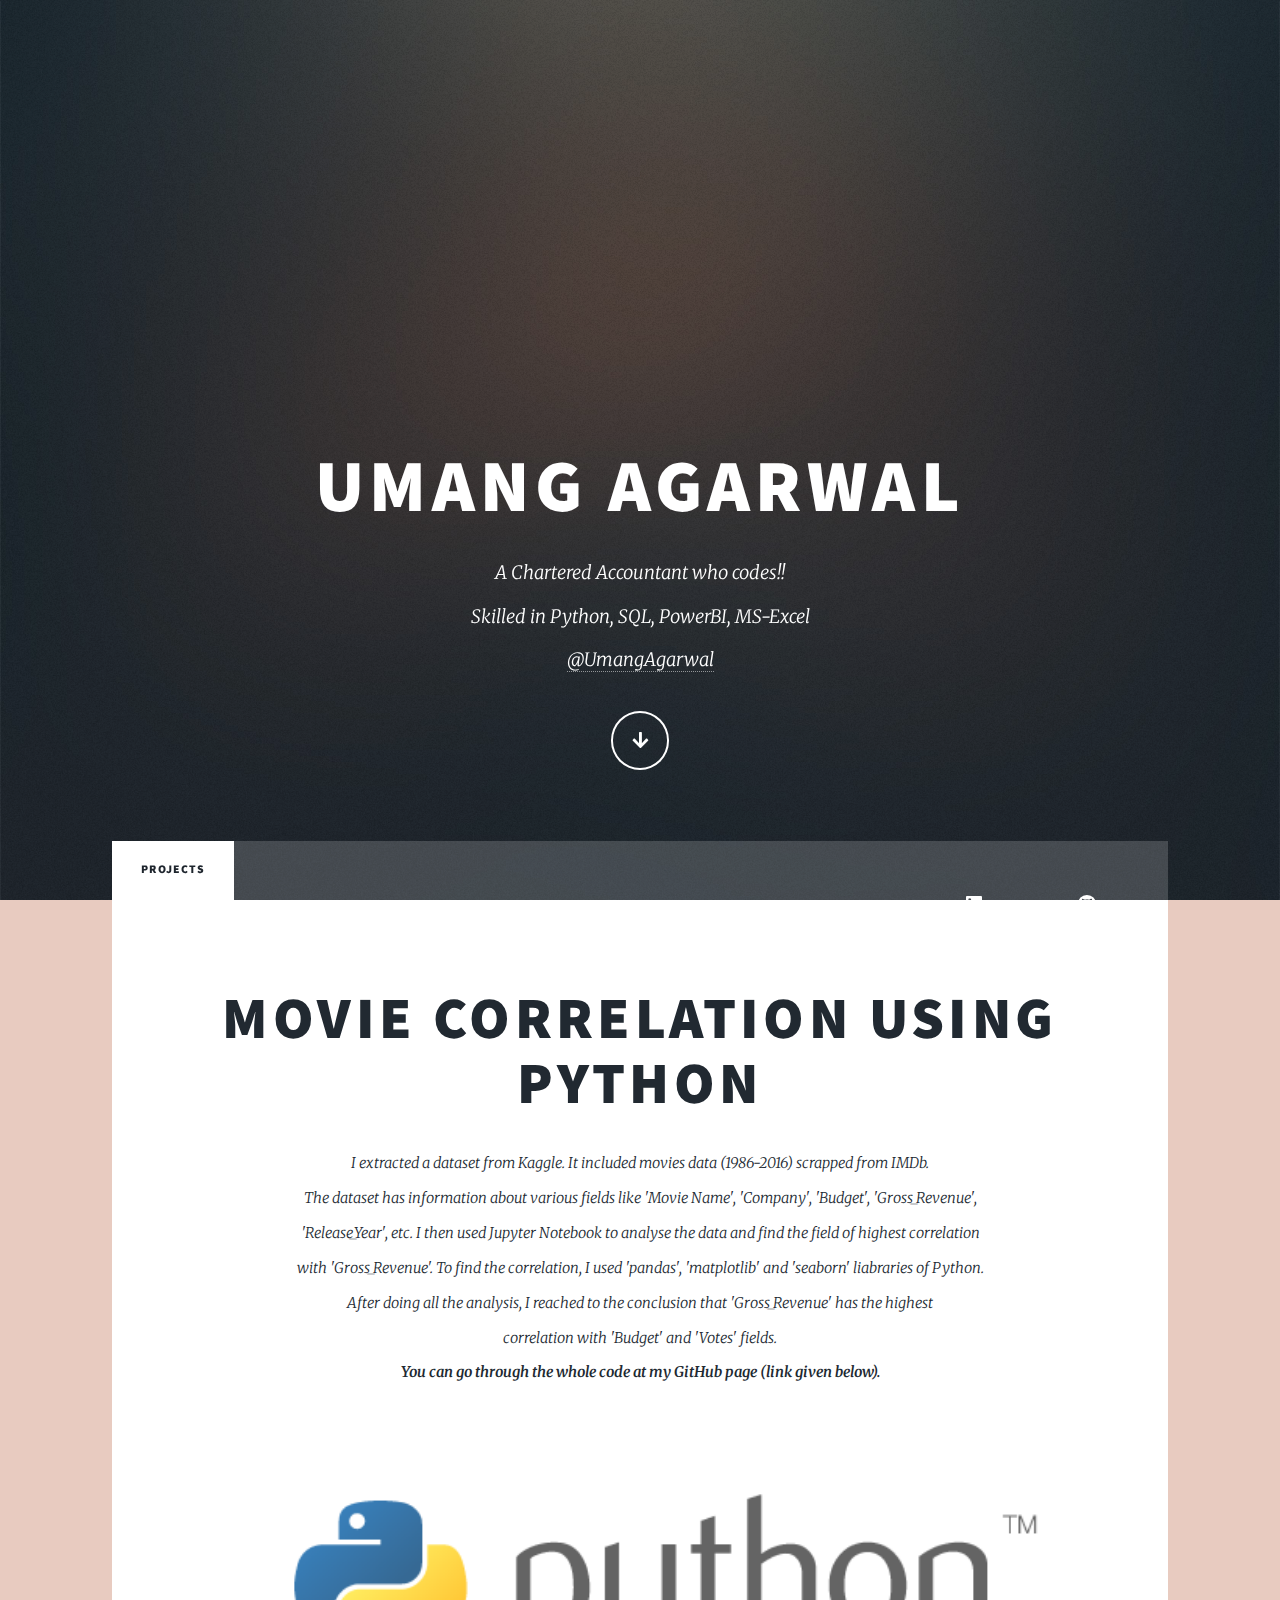
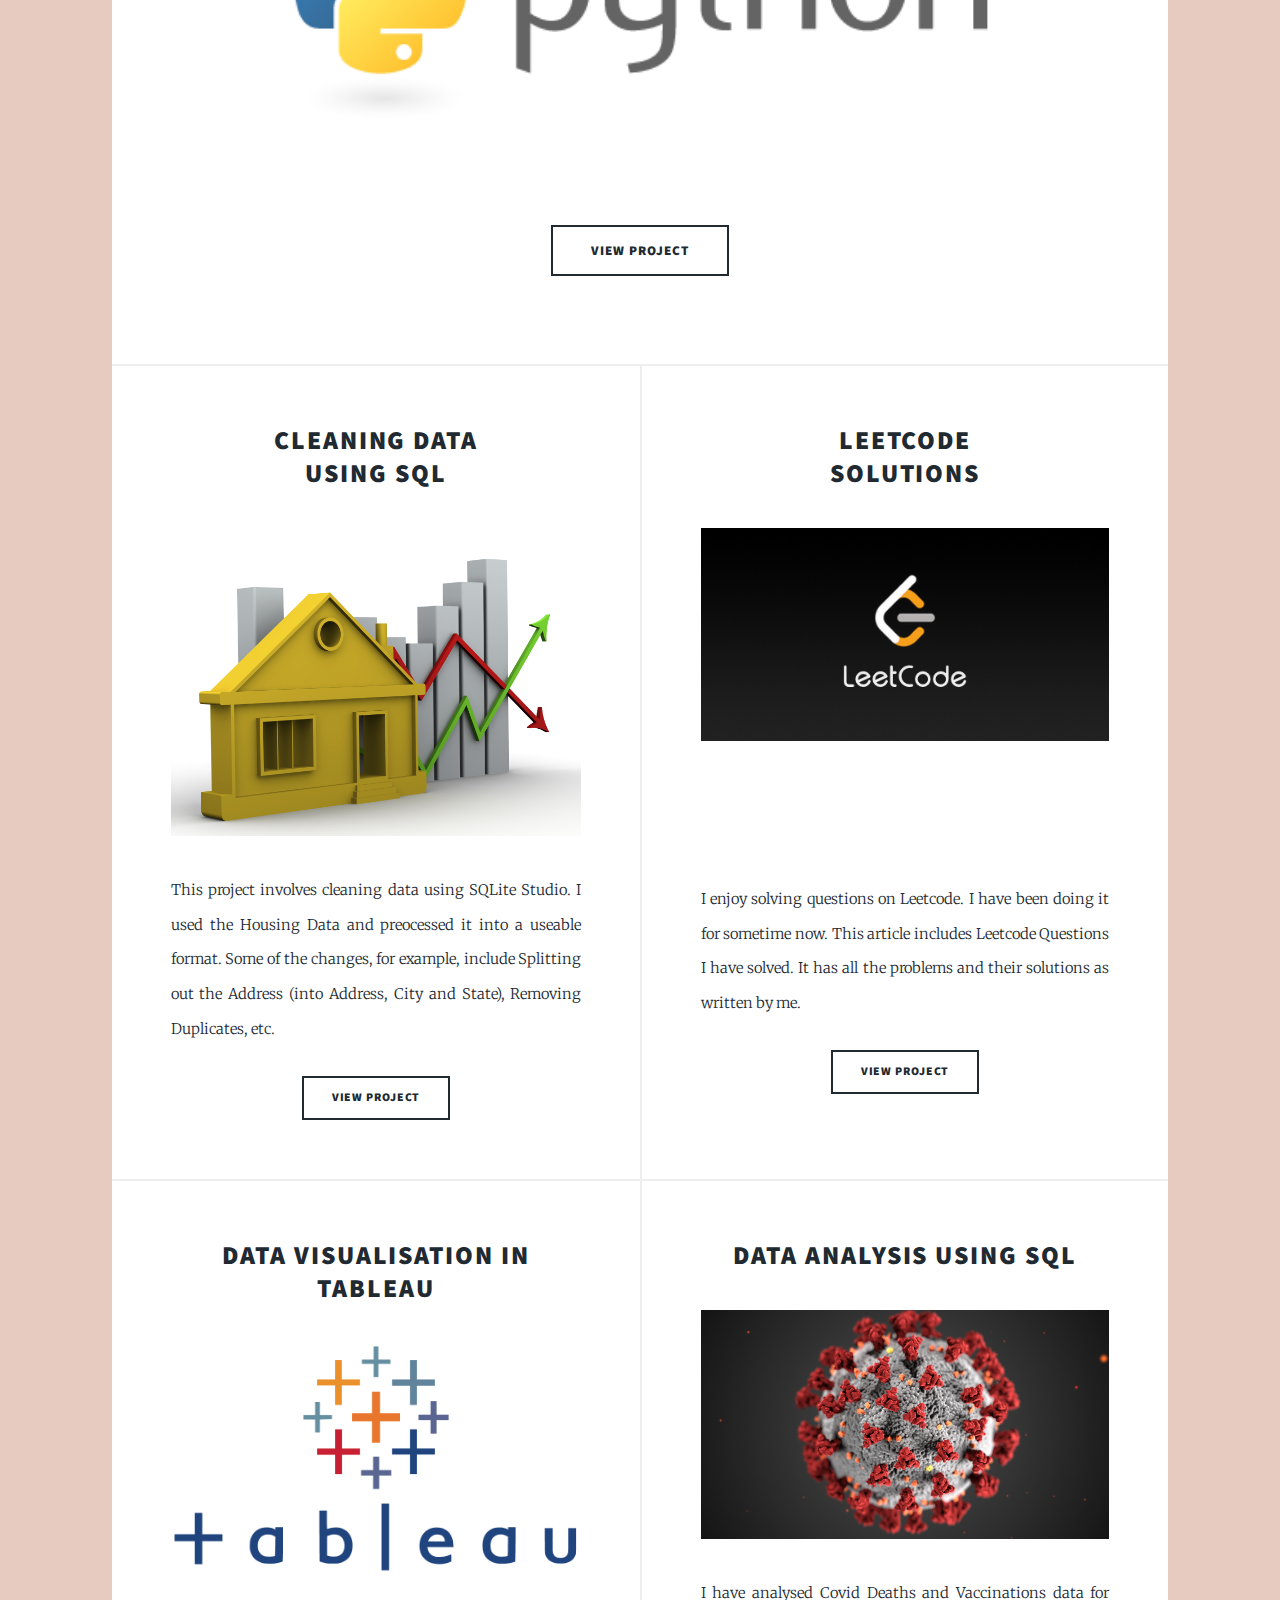
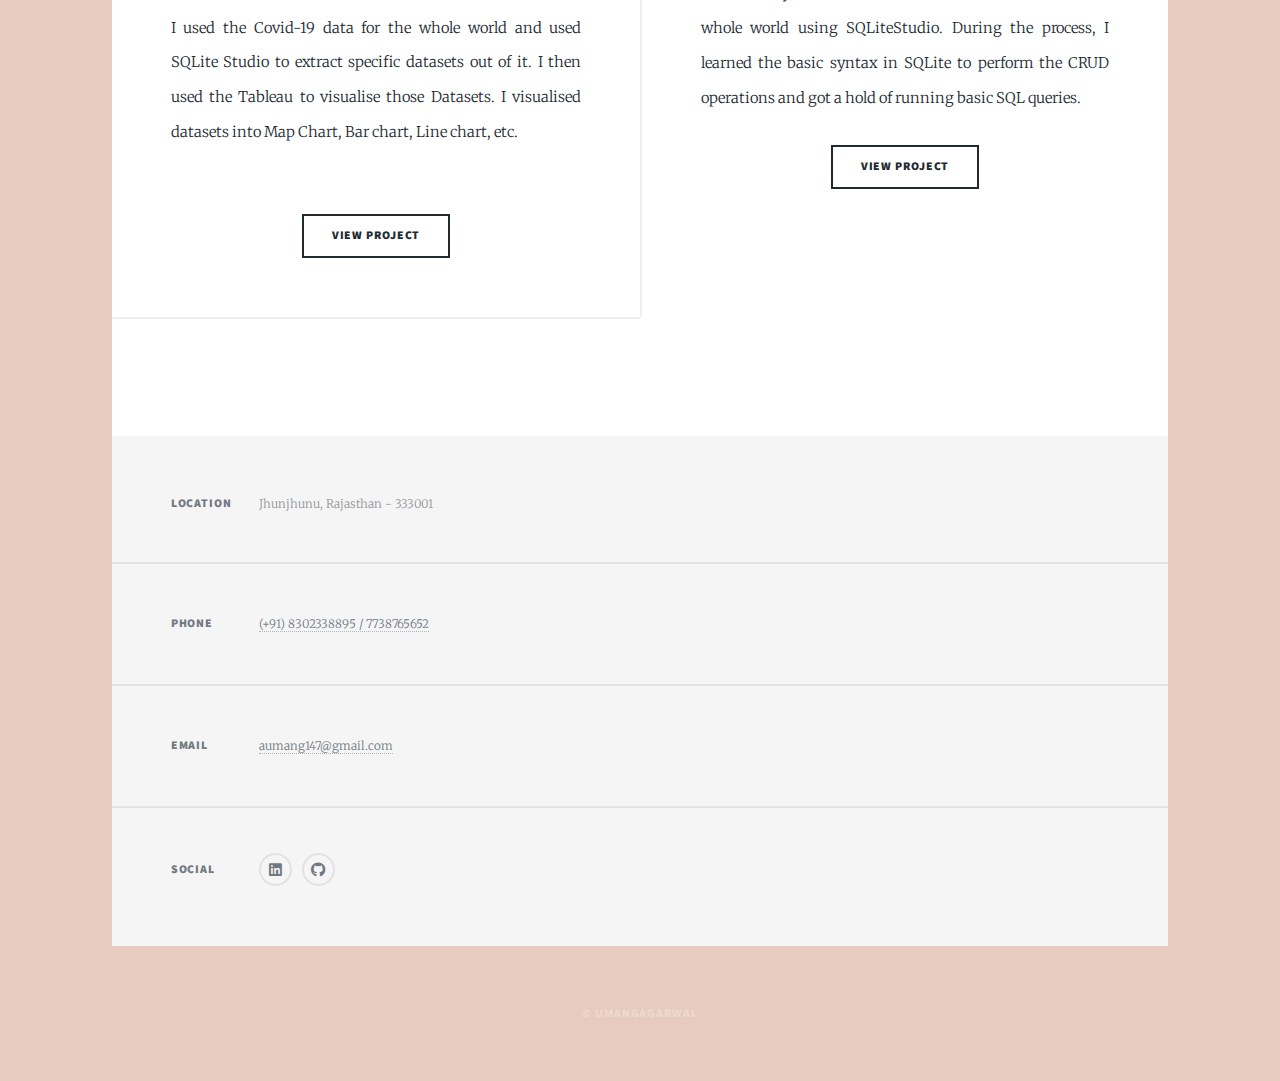
<file: index.html>
<!DOCTYPE HTML>
<!--
	Massively by HTML5 UP
	html5up.net | @ajlkn
	Free for personal and commercial use under the CCA 3.0 license (html5up.net/license)
-->
<html>
	<head>
		<title>Massively by HTML5 UP</title>
		<meta charset="utf-8" />
		<meta name="viewport" content="width=device-width, initial-scale=1, user-scalable=no" />
		<link rel="stylesheet" href="assets/css/main.css" />
		<noscript><link rel="stylesheet" href="assets/css/noscript.css" /></noscript>
	</head>
	<body class="is-preload">

		<!-- Wrapper -->
			<div id="wrapper" class="fade-in">

				<!-- Intro -->
					<div id="intro">
						<h1>Umang Agarwal
						</h1>
						<p>A Chartered Accountant who codes!! <br/> Skilled in Python, SQL, PowerBI, MS-Excel <br/>
							<a href="https://www.linkedin.com/in/umang-agarwal01/">@UmangAgarwal</a> <br/>
							</a></p>
						<ul class="actions">
							<li><a href="#header" class="button icon solid solo fa-arrow-down scrolly">Continue</a></li>
						</ul>
					</div>

				<!-- Header -->
					<header id="header">
						<!-- <a href="index.html" class="logo">Massively</a> -->
					</header>

				<!-- Nav -->
					<nav id="nav">
						<ul class="links">
							<li class="active"><a href="index.html">Projects</a></li>
							<!-- <li><a href="generic.html">Generic Page</a></li> -->
							<!-- <li><a href="elements.html">Elements Reference</a></li> -->
						</ul>
						<ul class="icons">
							<li><a href="https://www.linkedin.com/in/umang-agarwal01/" class="icon brands fa-linkedin"><span class="label">Twitter</span></a></li>
							<li><a href="https://github.com/CAUmang" class="icon brands fa-github"><span class="label">GitHub</span></a></li>
							<!-- <li><a href="#" class="icon brands fa-instagram"><span class="label">Instagram</span></a></li>
							<li><a href="#" class="icon brands fa-github"><span class="label">GitHub</span></a></li> -->
						</ul>
					</nav>

				<!-- Main -->
					<div id="main">

						<!-- Featured Post -->
							<article class="post featured">
								<header class="major">
									<!-- <span class="date">April 25, 2017</span> -->
									<h2><a href="https://github.com/CAUmang/Movie-Correlation-in-Python">Movie Correlation using Python</a></h2>
									<p>I extracted a dataset from Kaggle. It included movies data (1986-2016) scrapped from IMDb.<br />
									The dataset has information about various fields like 'Movie Name', 'Company', 'Budget', 'Gross_Revenue', <br />
									'Release_Year', etc. I then used Jupyter Notebook to analyse the data and find the field of highest correlation <br/>
									with 'Gross_Revenue'. To find the correlation, I used 'pandas', 'matplotlib' and 'seaborn' liabraries of Python. <br/>
									After doing all the analysis, I reached to the conclusion that 'Gross_Revenue' has the highest <br/>
									correlation with 'Budget' and 'Votes' fields. <br/>
									<strong>You can go through the whole code at my GitHub page (link given below).</strong></b>
								</p>
								</header>
								<a href="https://github.com/CAUmang/Movie-Correlation-in-Python" class="image main"><img src="images/python.png" alt="" /></a>
								<ul class="actions special">
									<li><a href="https://github.com/CAUmang/Movie-Correlation-in-Python" class="button large">View Project</a></li>
								</ul>
							</article>

						<!-- Posts -->
							<section class="posts">
								<article>
									<header>
										<!-- <span class="date">April 24, 2017</span> -->
										<h2><a href="https://github.com/CAUmang/Cleaning-Data-using-SQL">Cleaning Data<br />
										using SQL</a></h2>
									</header>
									<a href="https://github.com/CAUmang/Cleaning-Data-using-SQL" class="image fit"><img src
										="images/Housing.jpg" alt="" /></a>
									<p>This project involves cleaning data using SQLite Studio. I used the Housing Data and preocessed it into a useable format.
										Some of the changes, for example, include Splitting out the Address (into Address, City and State), Removing Duplicates, etc.  </p>
									<ul class="actions special">
										<li><a href="https://github.com/CAUmang/Cleaning-Data-using-SQL" class="button">View Project</a></li>
									</ul>
								</article>
								<article>
									<header>
										<!-- <span class="date">April 24, 2017</span> -->
										<h2><a href="https://github.com/CAUmang/LeetCode-Solutions">Leetcode<br />
										Solutions</a></h2>
									</header>
									<a href="https://github.com/CAUmang/LeetCode-Solutions" class="image fit"><img src
										="images/Leetcode.png" alt="" /></a>
										<br/><br/><br/>
									<p>I enjoy solving questions on Leetcode. I have been doing it for sometime now. This article includes Leetcode
										Questions I have solved. It has all the problems and their solutions as written by me.
									  </p>
									<ul class="actions special">
										<li><a href="https://github.com/CAUmang/LeetCode-Solutions" class="button">View Project</a></li>
									</ul>
								</article>
								<article>
									<header>
										<!-- <span class="date">April 22, 2017</span> -->
										<h2><a href="https://public.tableau.com/app/profile/umang.agarwal8631/viz/CovidDataAnalysis_16496924204030/AlextheAnalyst2">
											Data Visualisation in tableau
										</a></h2>
									</header>
									<a href="https://public.tableau.com/app/profile/umang.agarwal8631/viz/CovidDataAnalysis_16496924204030/AlextheAnalyst2" class="image fit"><img src="images/Tableau.png" alt="" /></a>
									<p>I used the Covid-19 data for the whole world and used SQLite Studio to extract specific datasets out of it. I then used the Tableau to visualise those Datasets. I visualised datasets into Map Chart, Bar chart, Line chart, etc.
									<br/><br/>  </p>
									<ul class="actions special">
										<li><a href="https://public.tableau.com/app/profile/umang.agarwal8631/viz/CovidDataAnalysis_16496924204030/AlextheAnalyst2" class="button">View Project</a></li>
									</ul>
								</article>
								<article>
									<header>
										<!-- <span class="date">April 18, 2017</span> -->
										<h2><a href="https://github.com/CAUmang/Covid-Data-Analysis-using-SQL">Data Analysis using SQL
										</a></h2>
									</header>
									<a href="https://github.com/CAUmang/Covid-Data-Analysis-using-SQL" class="image fit"><img src="images/covid.png" alt="" /></a>
									<p>I have analysed Covid Deaths and Vaccinations data for whole world using SQLiteStudio. During the process, I learned the basic syntax in SQLite to perform the CRUD operations and got a hold of running basic SQL queries.</p>
									<ul class="actions special">
										<li><a href="https://github.com/CAUmang/Covid-Data-Analysis-using-SQL" class="button">View Project</a></li>
									</ul>
								</article>

								<article>
									<!-- <header>
										<span class="date">April 14, 2017</span>
										<h2><a href="#">Tempus sed<br />
										nulla imperdiet</a></h2>
									</header>
									<a href="#" class="image fit"><img src="images/pic05.jpg" alt="" /></a>
									<p>Donec eget ex magna. Interdum et malesuada fames ac ante ipsum primis in faucibus. Pellentesque venenatis dolor imperdiet dolor mattis sagittis magna etiam.</p>
									<ul class="actions special">
										<li><a href="#" class="button">Full Story</a></li>
									</ul>
								</article>
								<article>
									<header>
										<span class="date">April 11, 2017</span>
										<h2><a href="#">Odio magna<br />
										sed consectetur</a></h2>
									</header>
									<a href="#" class="image fit"><img src="images/pic06.jpg" alt="" /></a>
									<p>Donec eget ex magna. Interdum et malesuada fames ac ante ipsum primis in faucibus. Pellentesque venenatis dolor imperdiet dolor mattis sagittis magna etiam.</p>
									<ul class="actions special">
										<li><a href="#" class="button">Full Story</a></li>
									</ul>
								</article>
								<article>
									<header>
										<span class="date">April 7, 2017</span>
										<h2><a href="#">Augue lorem<br />
										primis vestibulum</a></h2>
									</header>
									<a href="#" class="image fit"><img src="images/pic07.jpg" alt="" /></a>
									<p>Donec eget ex magna. Interdum et malesuada fames ac ante ipsum primis in faucibus. Pellentesque venenatis dolor imperdiet dolor mattis sagittis magna etiam.</p>
									<ul class="actions special">
										<li><a href="#" class="button">Full Story</a></li>
									</ul> -->
								</article>
							</section>

						<!-- Footer -->
							<!-- <footer>
								<div class="pagination">
									<a href="#" class="previous">Prev</a>-->
									<!-- <a href="#" class="page active">1</a>
									<a href="#" class="page">2</a>
									<a href="#" class="page">3</a>
									<span class="extra">&hellip;</span>
									<a href="#" class="page">8</a>
									<a href="#" class="page">9</a>
									<a href="#" class="page">10</a> -->
									<!-- <a href="#" class="next">Next</a>
								</div>
							</footer> -->

					</div>

				<!-- Footer -->
					<footer id="footer">
						
						<!-- <section>
							<form method="post" action="#">
								<div class="fields">
									<div class="field">
										<label for="name">Name</label>
										<input type="text" name="name" id="name" />
									</div>
									<div class="field">
										<label for="email">Email</label>
										<input type="text" name="email" id="email" />
									</div>
									<div class="field">
										<label for="message">Message</label>
										<textarea name="message" id="message" rows="3"></textarea>
									</div>
								</div>
								<ul class="actions">
									<li><input type="submit" value="Send Message" /></li>
								</ul>
							</form>
						</section>
						 -->
						<section class="split contact">
							<section class="alt">
								<h3>Location</h3>
								<p>Jhunjhunu, Rajasthan - 333001<br /></p>
							</section>
							<section>
								<h3>Phone</h3>
								<p><a href="#">(+91) 8302338895 / 7738765652</a></p>
							</section>
							<section>
								<h3>Email</h3>
								<p><a href="#">aumang147@gmail.com</a></p>
							</section>
							<section>

								<h3>Social</h3>
								<ul class="icons alt">
									<li><a href="https://www.linkedin.com/in/umang-agarwal01/" class="icon brands fa-linkedin"><span class="label">Twitter</span></a></li>
									<li><a href="https://github.com/CAUmang" class="icon brands fa-github"><span class="label">GitHub</span></a></li>
									<!-- <li><a href="#" class="icon brands fa-instagram"><span class="label">Instagram</span></a></li>
									<li><a href="#" class="icon brands fa-github"><span class="label">GitHub</span></a></li> -->
								</ul>
							</section>
						</section>
					</footer>

				<!-- Copyright -->
					<div id="copyright">
						<ul>
						<li>&copy; UmangAgarwal</li>
						<!-- <li>Design: <a href="https://html5up.net">HTML5 UP</a></li> -->
					
					</ul>
					</div>

			</div>

		<!-- Scripts -->
			<script src="assets/js/jquery.min.js"></script>
			<script src="assets/js/jquery.scrollex.min.js"></script>
			<script src="assets/js/jquery.scrolly.min.js"></script>
			<script src="assets/js/browser.min.js"></script>
			<script src="assets/js/breakpoints.min.js"></script>
			<script src="assets/js/util.js"></script>
			<script src="assets/js/main.js"></script>

	</body>
</html>
</file>
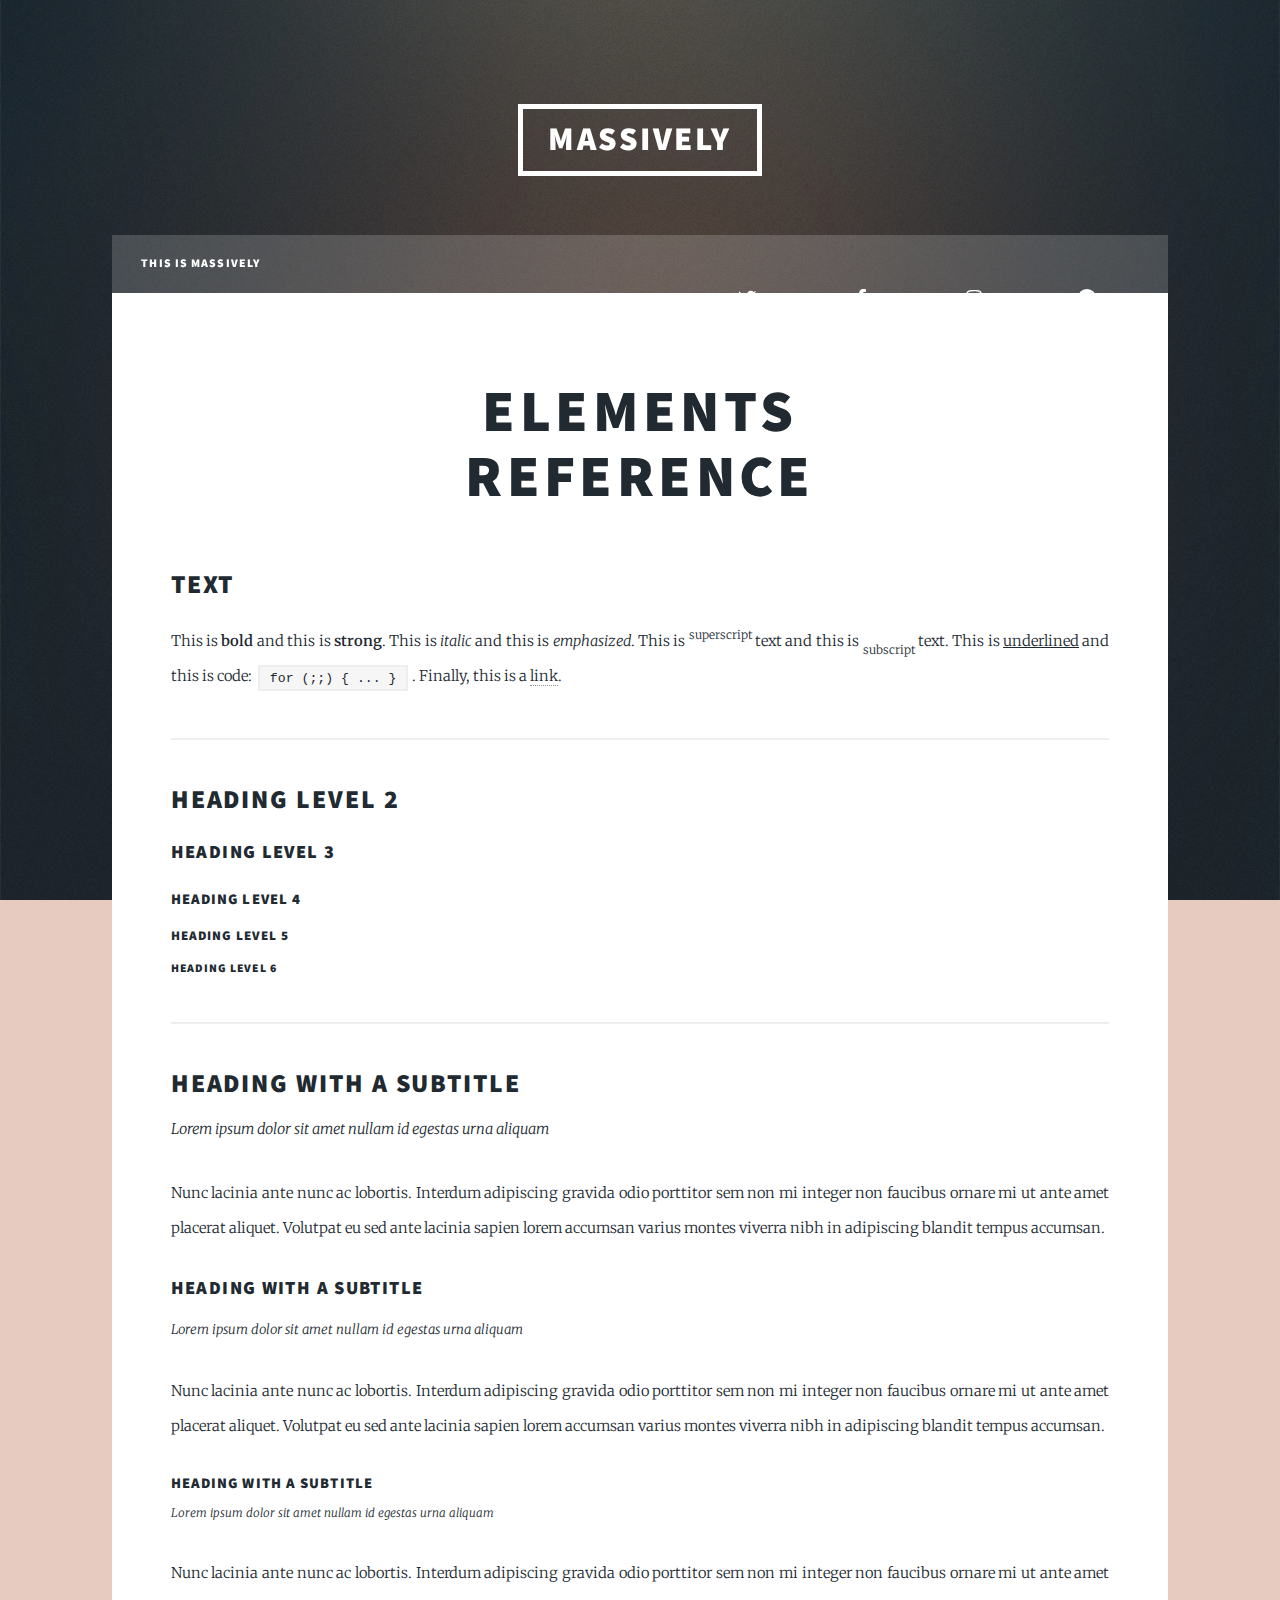
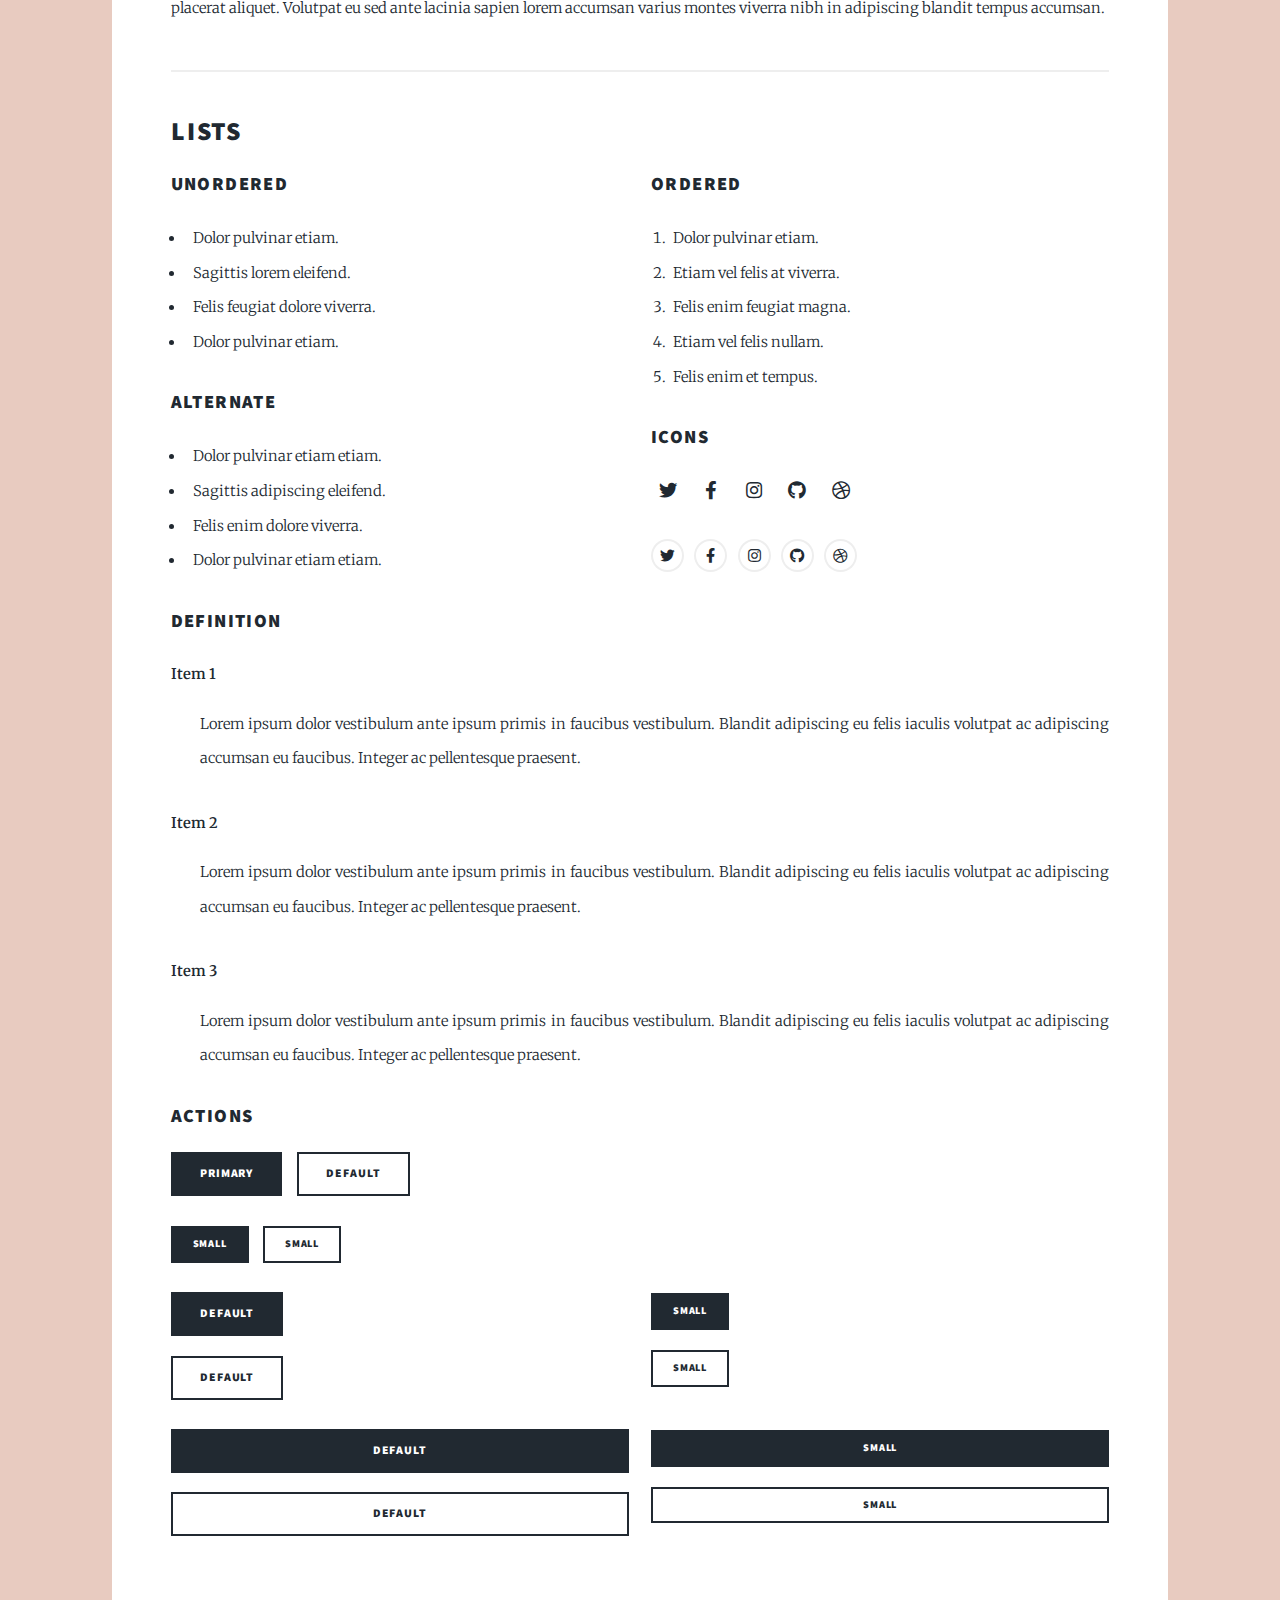
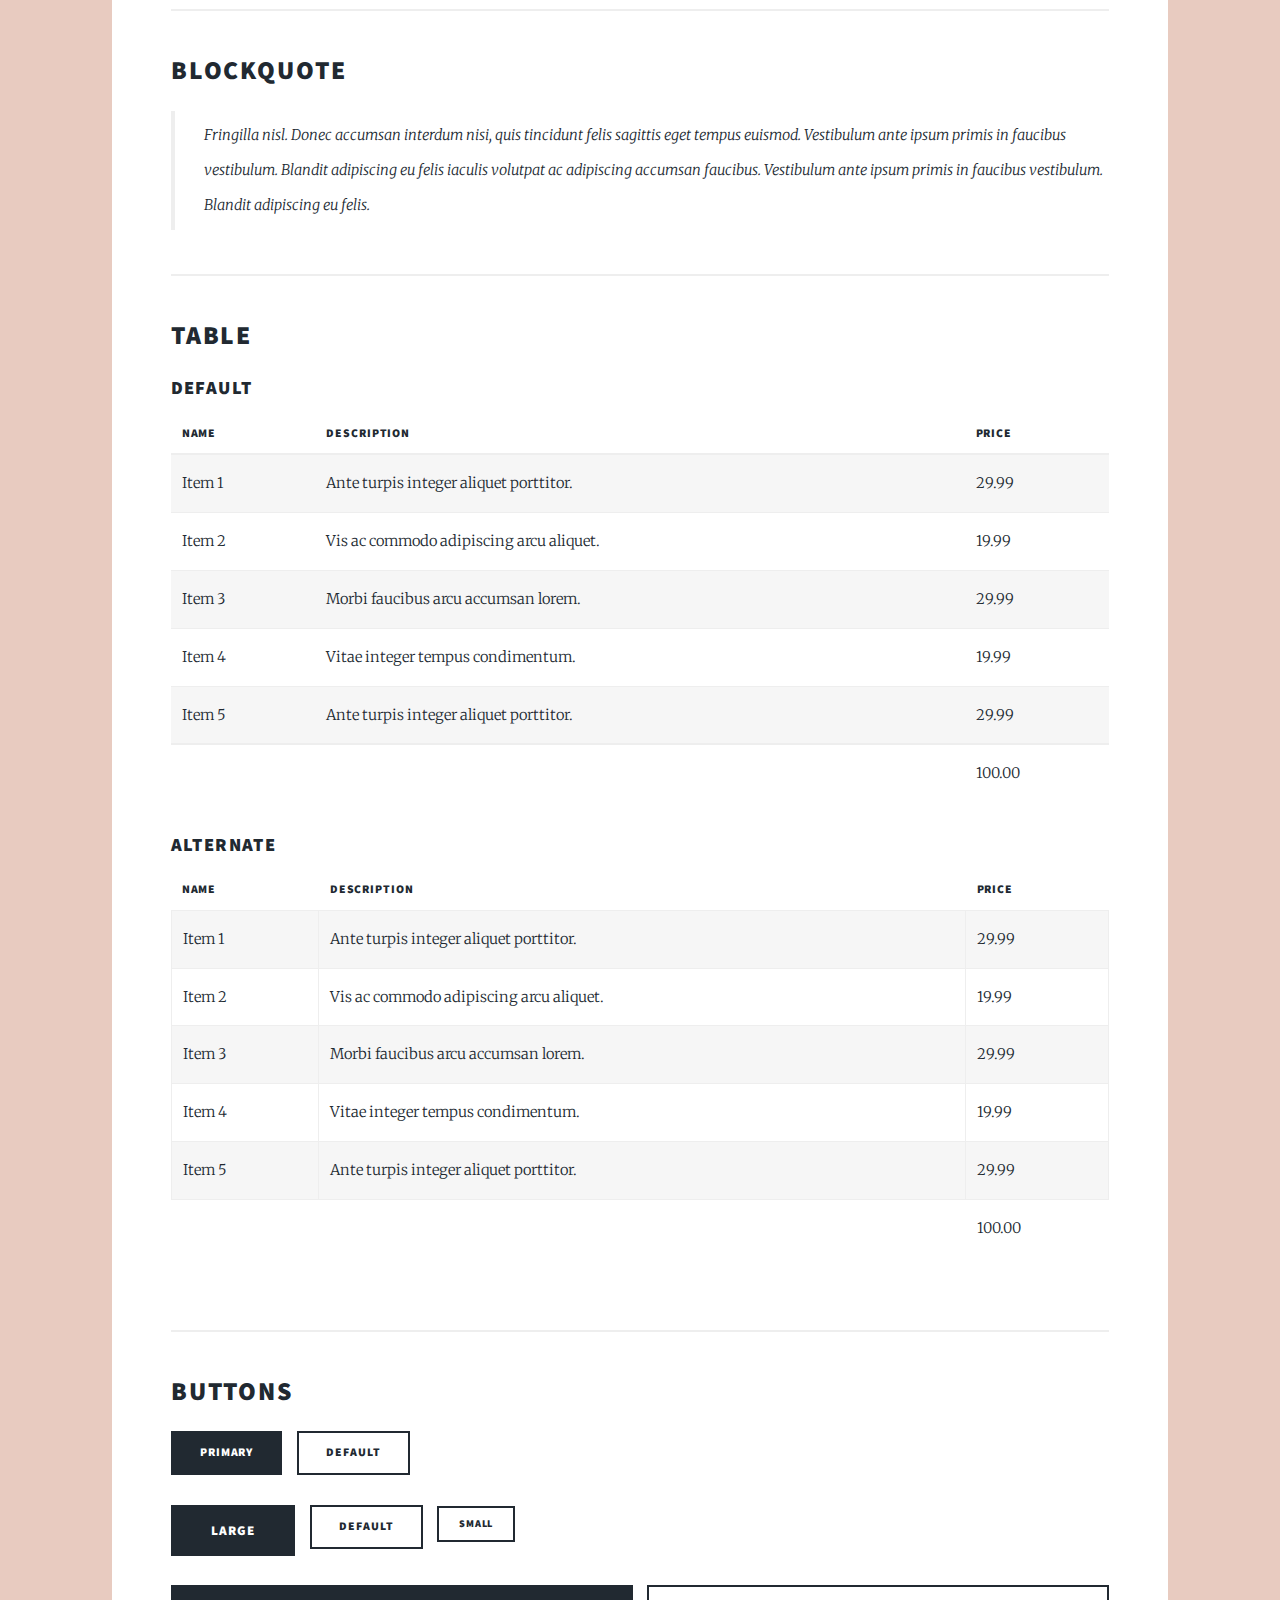
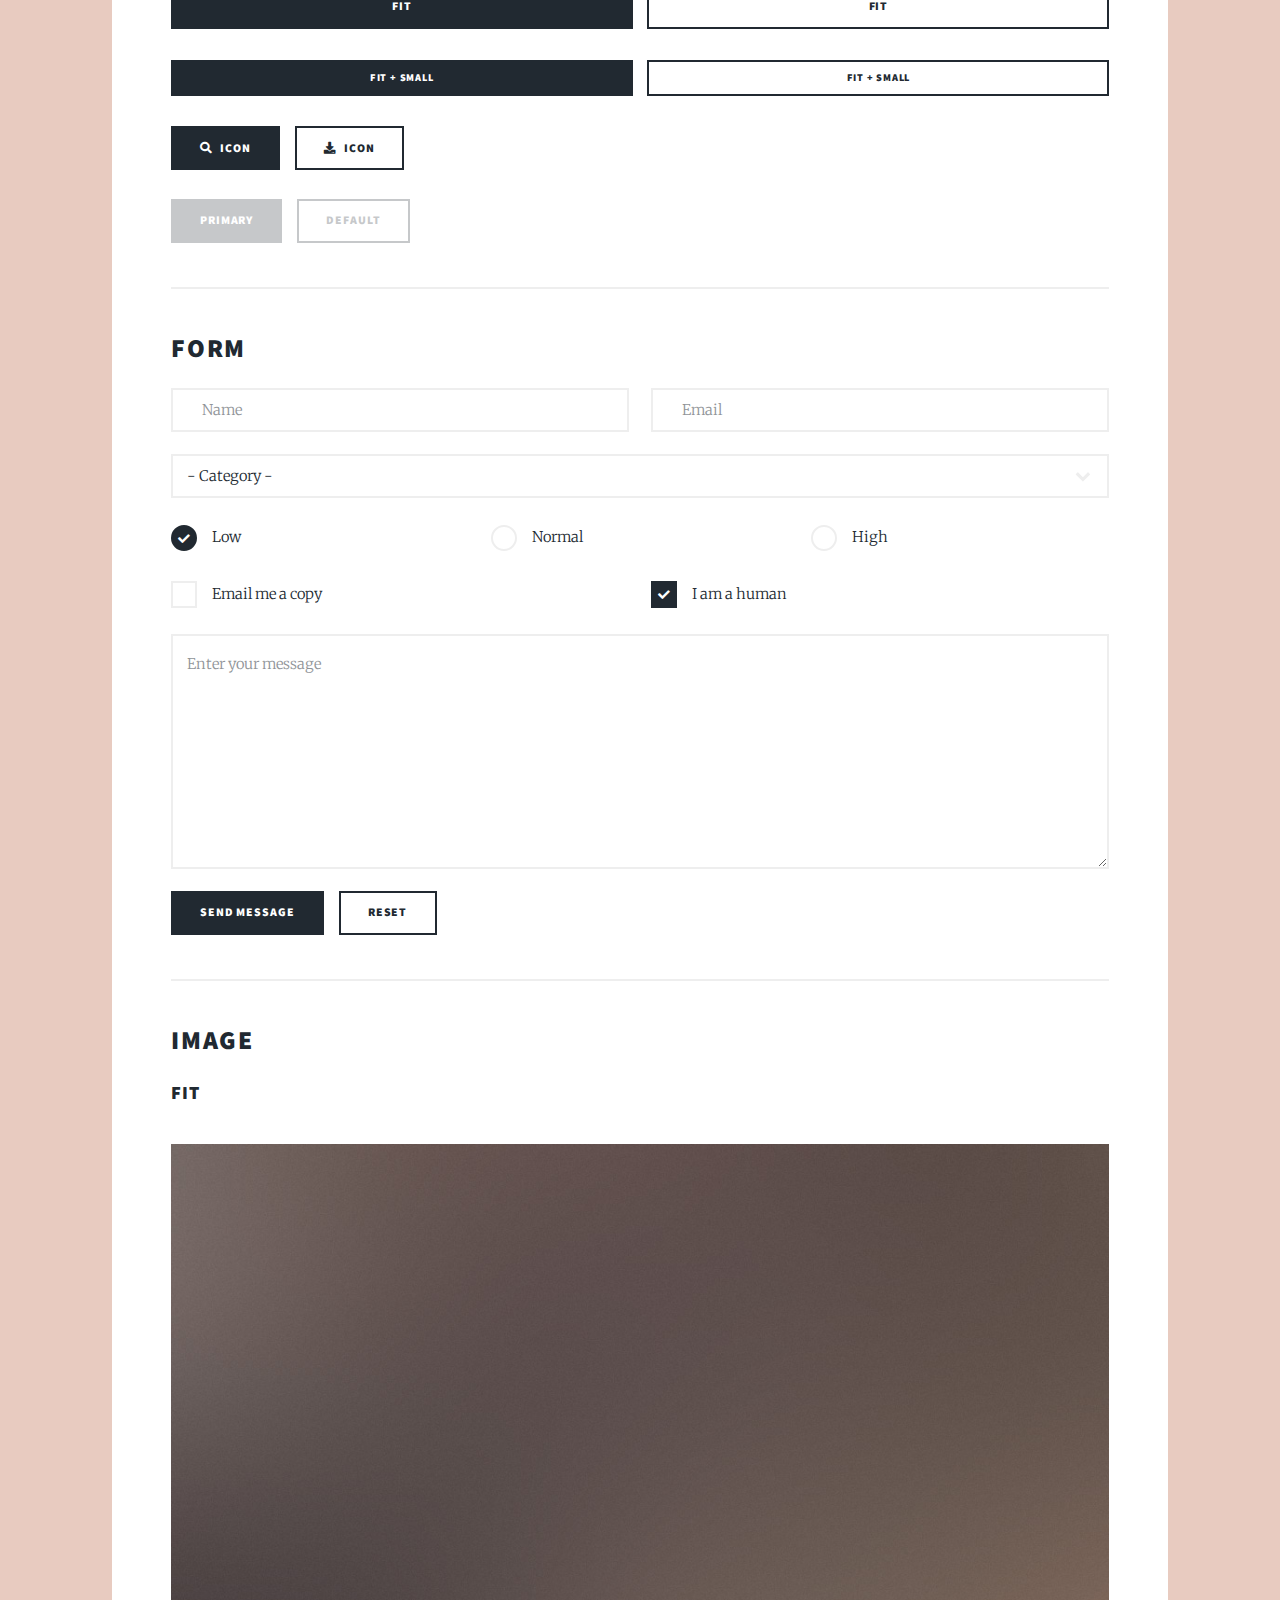
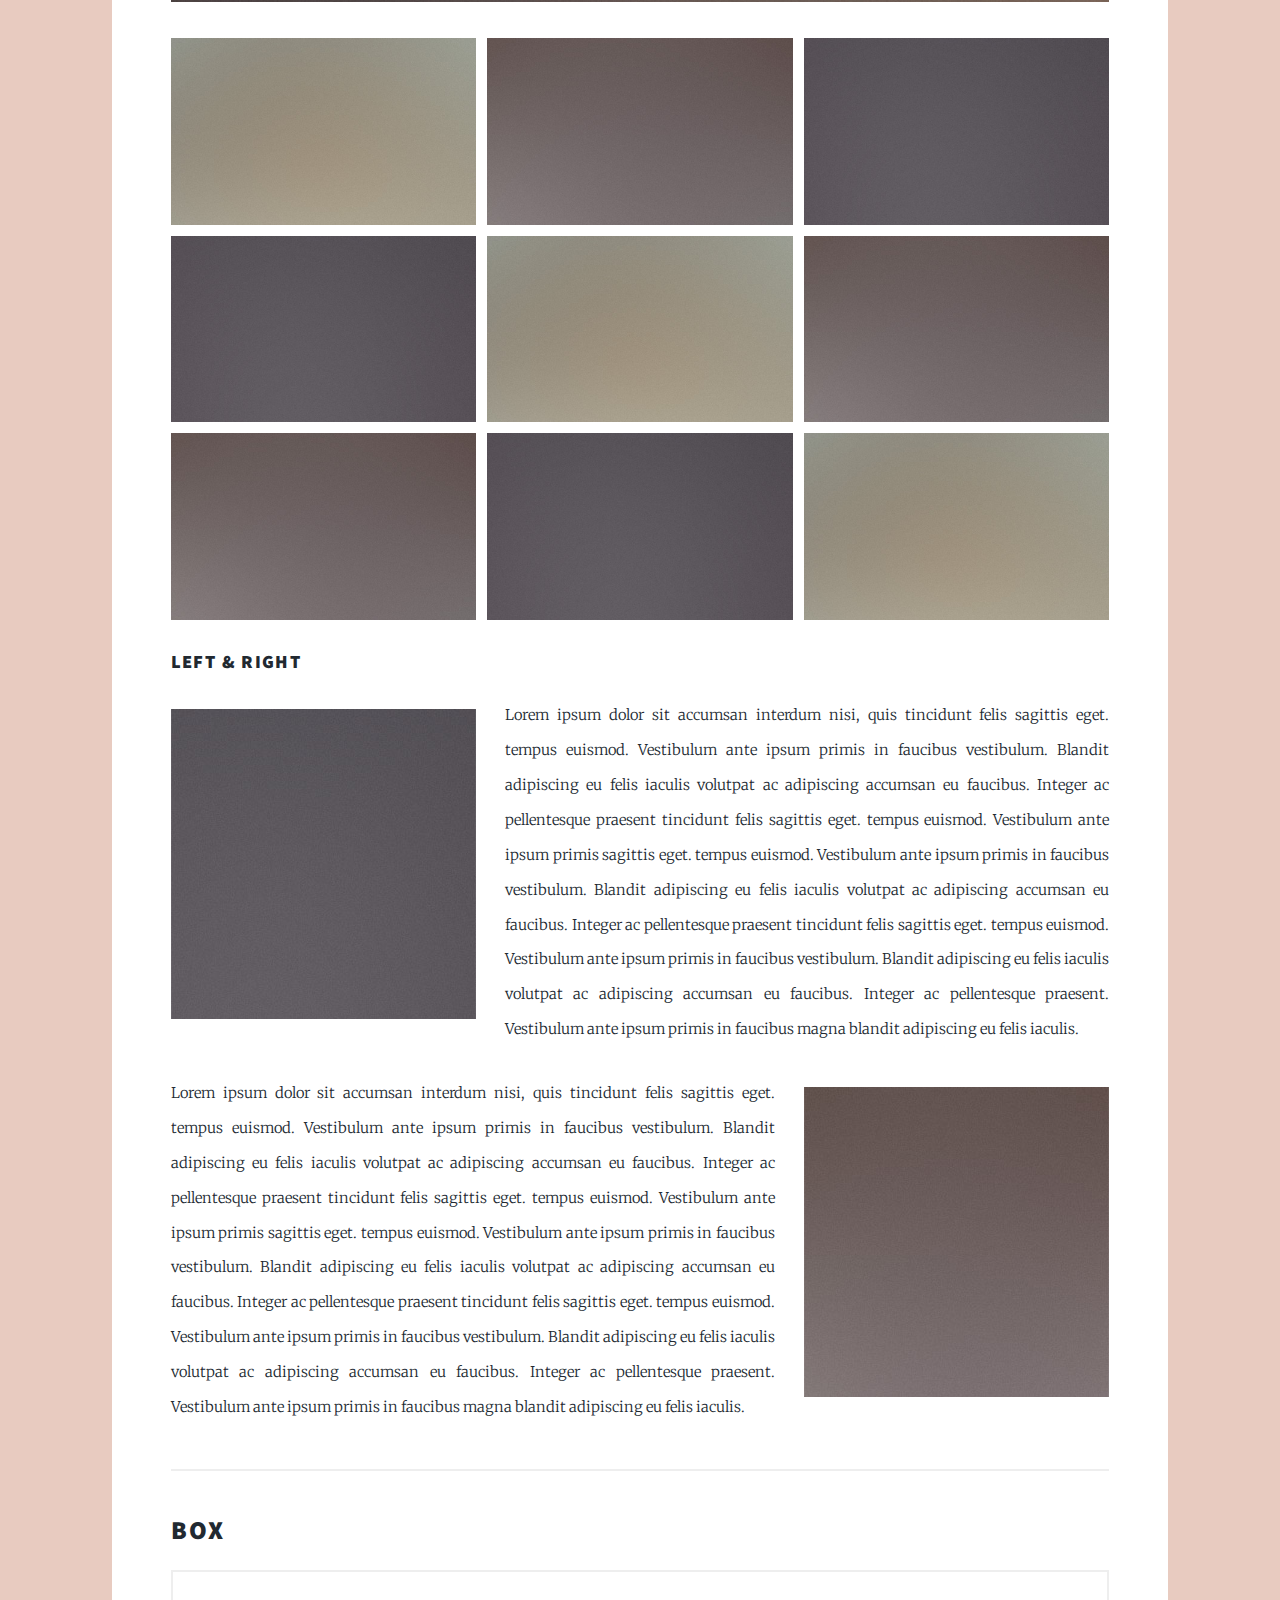
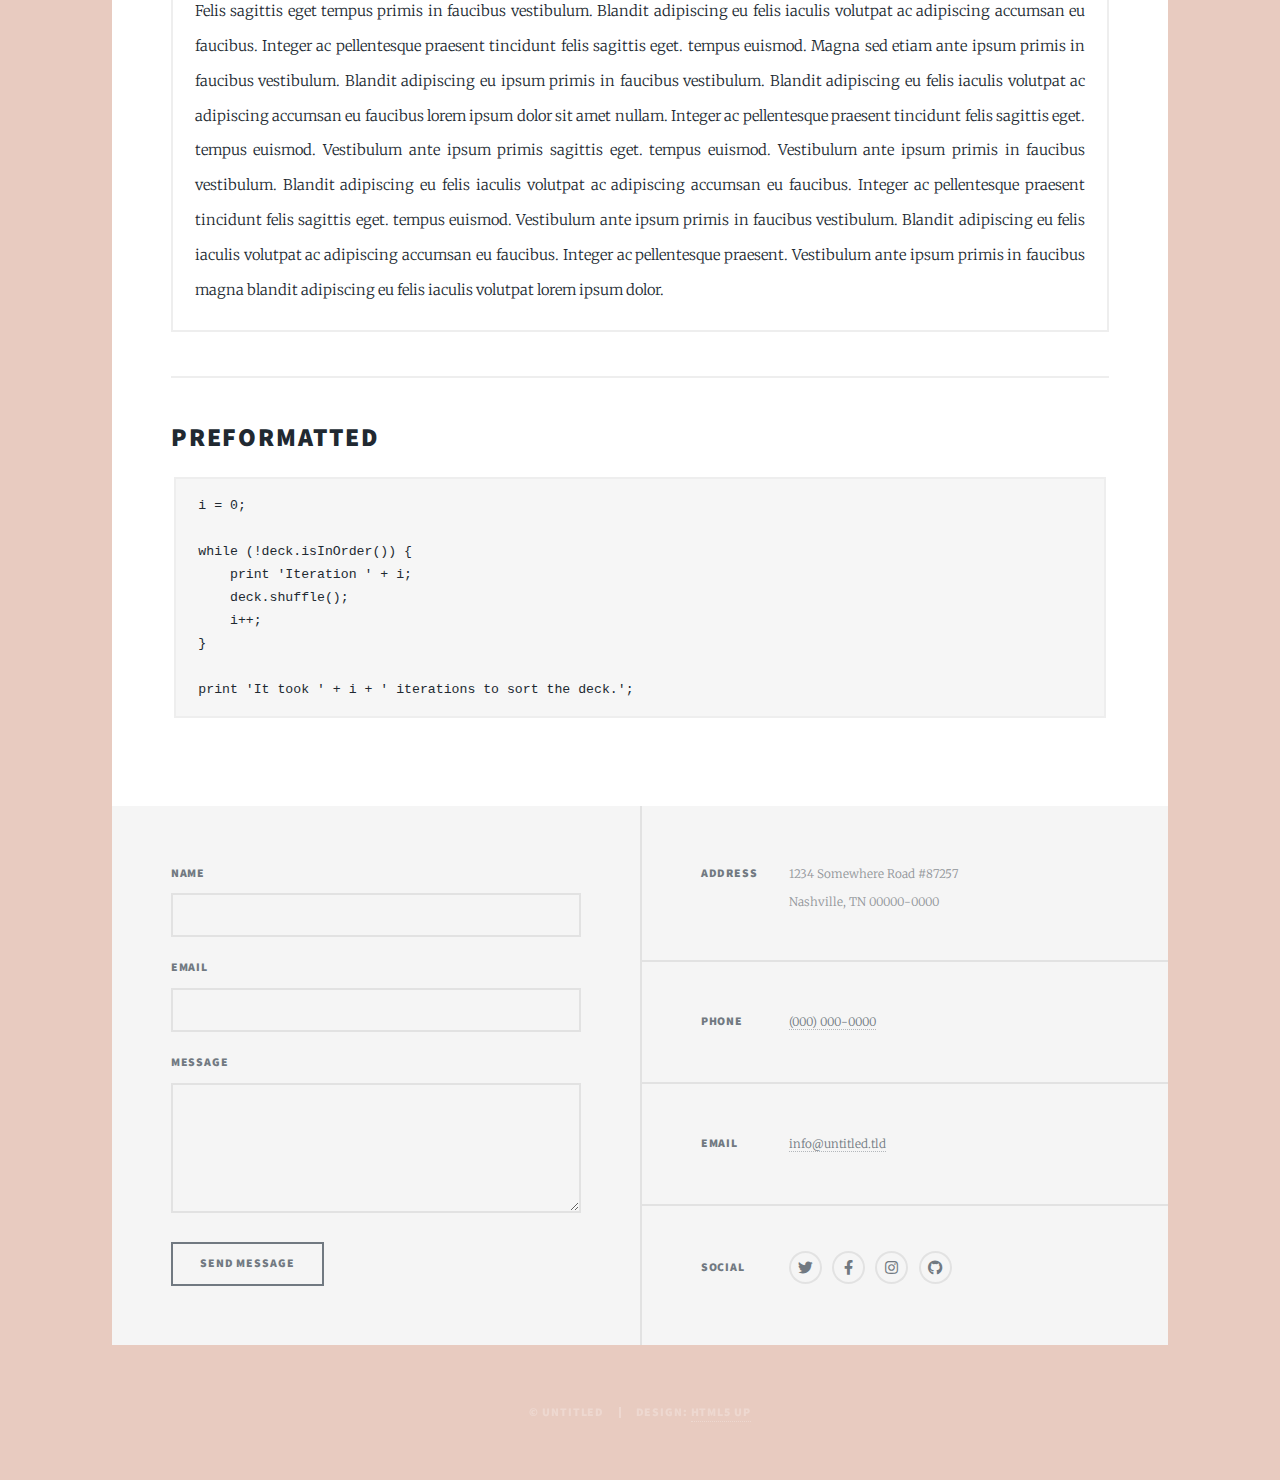
<file: elements.html>
<!DOCTYPE HTML>
<!--
	Massively by HTML5 UP
	html5up.net | @ajlkn
	Free for personal and commercial use under the CCA 3.0 license (html5up.net/license)
-->
<html>
	<head>
		<title>Elements Reference - Massively by HTML5 UP</title>
		<meta charset="utf-8" />
		<meta name="viewport" content="width=device-width, initial-scale=1, user-scalable=no" />
		<link rel="stylesheet" href="assets/css/main.css" />
		<noscript><link rel="stylesheet" href="assets/css/noscript.css" /></noscript>
	</head>
	<body class="is-preload">

		<!-- Wrapper -->
			<div id="wrapper">

				<!-- Header -->
					<header id="header">
						<a href="index.html" class="logo">Massively</a>
					</header>

				<!-- Nav -->
					<nav id="nav">
						<ul class="links">
							<li><a href="index.html">This is Massively</a></li>
							<!-- <li><a href="generic.html">Generic Page</a></li>
							<li class="active"><a href="elements.html">Elements Reference</a></li> -->
						</ul>
						<ul class="icons">
							<li><a href="#" class="icon brands fa-twitter"><span class="label">Twitter</span></a></li>
							<li><a href="#" class="icon brands fa-facebook-f"><span class="label">Facebook</span></a></li>
							<li><a href="#" class="icon brands fa-instagram"><span class="label">Instagram</span></a></li>
							<li><a href="#" class="icon brands fa-github"><span class="label">GitHub</span></a></li>
						</ul>
					</nav>

				<!-- Main -->
					<div id="main">

						<!-- Post -->
							<section class="post">
								<header class="major">
									<h1>Elements<br />
									Reference</h1>
								</header>

								<!-- Text stuff -->
									<h2>Text</h2>
									<p>This is <b>bold</b> and this is <strong>strong</strong>. This is <i>italic</i> and this is <em>emphasized</em>.
									This is <sup>superscript</sup> text and this is <sub>subscript</sub> text.
									This is <u>underlined</u> and this is code: <code>for (;;) { ... }</code>.
									Finally, this is a <a href="#">link</a>.</p>
									<hr />
									<h2>Heading Level 2</h2>
									<h3>Heading Level 3</h3>
									<h4>Heading Level 4</h4>
									<h5>Heading Level 5</h5>
									<h6>Heading Level 6</h6>
									<hr />
									<header>
										<h2>Heading with a Subtitle</h2>
										<p>Lorem ipsum dolor sit amet nullam id egestas urna aliquam</p>
									</header>
									<p>Nunc lacinia ante nunc ac lobortis. Interdum adipiscing gravida odio porttitor sem non mi integer non faucibus ornare mi ut ante amet placerat aliquet. Volutpat eu sed ante lacinia sapien lorem accumsan varius montes viverra nibh in adipiscing blandit tempus accumsan.</p>
									<header>
										<h3>Heading with a Subtitle</h3>
										<p>Lorem ipsum dolor sit amet nullam id egestas urna aliquam</p>
									</header>
									<p>Nunc lacinia ante nunc ac lobortis. Interdum adipiscing gravida odio porttitor sem non mi integer non faucibus ornare mi ut ante amet placerat aliquet. Volutpat eu sed ante lacinia sapien lorem accumsan varius montes viverra nibh in adipiscing blandit tempus accumsan.</p>
									<header>
										<h4>Heading with a Subtitle</h4>
										<p>Lorem ipsum dolor sit amet nullam id egestas urna aliquam</p>
									</header>
									<p>Nunc lacinia ante nunc ac lobortis. Interdum adipiscing gravida odio porttitor sem non mi integer non faucibus ornare mi ut ante amet placerat aliquet. Volutpat eu sed ante lacinia sapien lorem accumsan varius montes viverra nibh in adipiscing blandit tempus accumsan.</p>

									<hr />

								<!-- Lists -->
									<h2>Lists</h2>
									<div class="row">
										<div class="col-6 col-12-small">

											<h3>Unordered</h3>
											<ul>
												<li>Dolor pulvinar etiam.</li>
												<li>Sagittis lorem eleifend.</li>
												<li>Felis feugiat dolore viverra.</li>
												<li>Dolor pulvinar etiam.</li>
											</ul>

											<h3>Alternate</h3>
											<ul class="alt">
												<li>Dolor pulvinar etiam etiam.</li>
												<li>Sagittis adipiscing eleifend.</li>
												<li>Felis enim dolore viverra.</li>
												<li>Dolor pulvinar etiam etiam.</li>
											</ul>

										</div>
										<div class="col-6 col-12-small">

											<h3>Ordered</h3>
											<ol>
												<li>Dolor pulvinar etiam.</li>
												<li>Etiam vel felis at viverra.</li>
												<li>Felis enim feugiat magna.</li>
												<li>Etiam vel felis nullam.</li>
												<li>Felis enim et tempus.</li>
											</ol>

											<h3>Icons</h3>
											<ul class="icons">
												<li><a href="#" class="icon brands fa-twitter"><span class="label">Twitter</span></a></li>
												<li><a href="#" class="icon brands fa-facebook-f"><span class="label">Facebook</span></a></li>
												<li><a href="#" class="icon brands fa-instagram"><span class="label">Instagram</span></a></li>
												<li><a href="#" class="icon brands fa-github"><span class="label">Github</span></a></li>
												<li><a href="#" class="icon brands fa-dribbble"><span class="label">Dribbble</span></a></li>
											</ul>
											<ul class="icons alt">
												<li><a href="#" class="icon brands alt fa-twitter"><span class="label">Twitter</span></a></li>
												<li><a href="#" class="icon brands alt fa-facebook-f"><span class="label">Facebook</span></a></li>
												<li><a href="#" class="icon brands alt fa-instagram"><span class="label">Instagram</span></a></li>
												<li><a href="#" class="icon brands alt fa-github"><span class="label">Github</span></a></li>
												<li><a href="#" class="icon brands alt fa-dribbble"><span class="label">Dribbble</span></a></li>
											</ul>

										</div>
									</div>
									<h3>Definition</h3>
									<dl>
										<dt>Item 1</dt>
										<dd>
											<p>Lorem ipsum dolor vestibulum ante ipsum primis in faucibus vestibulum. Blandit adipiscing eu felis iaculis volutpat ac adipiscing accumsan eu faucibus. Integer ac pellentesque praesent.</p>
										</dd>
										<dt>Item 2</dt>
										<dd>
											<p>Lorem ipsum dolor vestibulum ante ipsum primis in faucibus vestibulum. Blandit adipiscing eu felis iaculis volutpat ac adipiscing accumsan eu faucibus. Integer ac pellentesque praesent.</p>
										</dd>
										<dt>Item 3</dt>
										<dd>
											<p>Lorem ipsum dolor vestibulum ante ipsum primis in faucibus vestibulum. Blandit adipiscing eu felis iaculis volutpat ac adipiscing accumsan eu faucibus. Integer ac pellentesque praesent.</p>
										</dd>
									</dl>

									<h3>Actions</h3>
									<ul class="actions">
										<li><a href="#" class="button primary">Primary</a></li>
										<li><a href="#" class="button">Default</a></li>
									</ul>
									<ul class="actions small">
										<li><a href="#" class="button primary small">Small</a></li>
										<li><a href="#" class="button small">Small</a></li>
									</ul>
									<div class="row">
										<div class="col-6 col-12-small">
											<ul class="actions stacked">
												<li><a href="#" class="button primary">Default</a></li>
												<li><a href="#" class="button">Default</a></li>
											</ul>
										</div>
										<div class="col-6 col-12-small">
											<ul class="actions stacked">
												<li><a href="#" class="button primary small">Small</a></li>
												<li><a href="#" class="button small">Small</a></li>
											</ul>
										</div>
									</div>
									<div class="row">
										<div class="col-6 col-12-small">
											<ul class="actions stacked">
												<li><a href="#" class="button primary fit">Default</a></li>
												<li><a href="#" class="button fit">Default</a></li>
											</ul>
										</div>
										<div class="col-6 col-12-small">
											<ul class="actions stacked">
												<li><a href="#" class="button primary small fit">Small</a></li>
												<li><a href="#" class="button small fit">Small</a></li>
											</ul>
										</div>
									</div>

									<hr />

								<!-- Blockquote -->
									<h2>Blockquote</h2>
									<blockquote>Fringilla nisl. Donec accumsan interdum nisi, quis tincidunt felis sagittis eget tempus euismod. Vestibulum ante ipsum primis in faucibus vestibulum. Blandit adipiscing eu felis iaculis volutpat ac adipiscing accumsan faucibus. Vestibulum ante ipsum primis in faucibus vestibulum. Blandit adipiscing eu felis.</blockquote>

									<hr />

								<!-- Table -->
									<h2>Table</h2>

									<h3>Default</h3>
									<div class="table-wrapper">
										<table>
											<thead>
												<tr>
													<th>Name</th>
													<th>Description</th>
													<th>Price</th>
												</tr>
											</thead>
											<tbody>
												<tr>
													<td>Item 1</td>
													<td>Ante turpis integer aliquet porttitor.</td>
													<td>29.99</td>
												</tr>
												<tr>
													<td>Item 2</td>
													<td>Vis ac commodo adipiscing arcu aliquet.</td>
													<td>19.99</td>
												</tr>
												<tr>
													<td>Item 3</td>
													<td> Morbi faucibus arcu accumsan lorem.</td>
													<td>29.99</td>
												</tr>
												<tr>
													<td>Item 4</td>
													<td>Vitae integer tempus condimentum.</td>
													<td>19.99</td>
												</tr>
												<tr>
													<td>Item 5</td>
													<td>Ante turpis integer aliquet porttitor.</td>
													<td>29.99</td>
												</tr>
											</tbody>
											<tfoot>
												<tr>
													<td colspan="2"></td>
													<td>100.00</td>
												</tr>
											</tfoot>
										</table>
									</div>

									<h3>Alternate</h3>
									<div class="table-wrapper">
										<table class="alt">
											<thead>
												<tr>
													<th>Name</th>
													<th>Description</th>
													<th>Price</th>
												</tr>
											</thead>
											<tbody>
												<tr>
													<td>Item 1</td>
													<td>Ante turpis integer aliquet porttitor.</td>
													<td>29.99</td>
												</tr>
												<tr>
													<td>Item 2</td>
													<td>Vis ac commodo adipiscing arcu aliquet.</td>
													<td>19.99</td>
												</tr>
												<tr>
													<td>Item 3</td>
													<td> Morbi faucibus arcu accumsan lorem.</td>
													<td>29.99</td>
												</tr>
												<tr>
													<td>Item 4</td>
													<td>Vitae integer tempus condimentum.</td>
													<td>19.99</td>
												</tr>
												<tr>
													<td>Item 5</td>
													<td>Ante turpis integer aliquet porttitor.</td>
													<td>29.99</td>
												</tr>
											</tbody>
											<tfoot>
												<tr>
													<td colspan="2"></td>
													<td>100.00</td>
												</tr>
											</tfoot>
										</table>
									</div>

									<hr />

								<!-- Buttons -->
									<h2>Buttons</h2>
									<ul class="actions">
										<li><a href="#" class="button primary">Primary</a></li>
										<li><a href="#" class="button">Default</a></li>
									</ul>
									<ul class="actions">
										<li><a href="#" class="button primary large">Large</a></li>
										<li><a href="#" class="button">Default</a></li>
										<li><a href="#" class="button small">Small</a></li>
									</ul>
									<ul class="actions fit">
										<li><a href="#" class="button primary fit">Fit</a></li>
										<li><a href="#" class="button fit">Fit</a></li>
									</ul>
									<ul class="actions fit small">
										<li><a href="#" class="button primary fit small">Fit + Small</a></li>
										<li><a href="#" class="button fit small">Fit + Small</a></li>
									</ul>
									<ul class="actions">
										<li><a href="#" class="button primary icon solid fa-search">Icon</a></li>
										<li><a href="#" class="button icon solid fa-download">Icon</a></li>
									</ul>
									<ul class="actions">
										<li><span class="button primary disabled">Primary</span></li>
										<li><span class="button disabled">Default</span></li>
									</ul>

									<hr />

								<!-- Form -->
									<h2>Form</h2>

									<form method="post" action="#">
										<div class="row gtr-uniform">
											<div class="col-6 col-12-xsmall">
												<input type="text" name="demo-name" id="demo-name" value="" placeholder="Name" />
											</div>
											<div class="col-6 col-12-xsmall">
												<input type="email" name="demo-email" id="demo-email" value="" placeholder="Email" />
											</div>
											<!-- Break -->
											<div class="col-12">
												<select name="demo-category" id="demo-category">
													<option value="">- Category -</option>
													<option value="1">Manufacturing</option>
													<option value="1">Shipping</option>
													<option value="1">Administration</option>
													<option value="1">Human Resources</option>
												</select>
											</div>
											<!-- Break -->
											<div class="col-4 col-12-small">
												<input type="radio" id="demo-priority-low" name="demo-priority" checked>
												<label for="demo-priority-low">Low</label>
											</div>
											<div class="col-4 col-12-small">
												<input type="radio" id="demo-priority-normal" name="demo-priority">
												<label for="demo-priority-normal">Normal</label>
											</div>
											<div class="col-4 col-12-small">
												<input type="radio" id="demo-priority-high" name="demo-priority">
												<label for="demo-priority-high">High</label>
											</div>
											<!-- Break -->
											<div class="col-6 col-12-small">
												<input type="checkbox" id="demo-copy" name="demo-copy">
												<label for="demo-copy">Email me a copy</label>
											</div>
											<div class="col-6 col-12-small">
												<input type="checkbox" id="demo-human" name="demo-human" checked>
												<label for="demo-human">I am a human</label>
											</div>
											<!-- Break -->
											<div class="col-12">
												<textarea name="demo-message" id="demo-message" placeholder="Enter your message" rows="6"></textarea>
											</div>
											<!-- Break -->
											<div class="col-12">
												<ul class="actions">
													<li><input type="submit" value="Send Message" class="primary" /></li>
													<li><input type="reset" value="Reset" /></li>
												</ul>
											</div>
										</div>
									</form>

									<hr />

								<!-- Image -->
									<h2>Image</h2>

									<h3>Fit</h3>
									<span class="image fit"><img src="images/pic01.jpg" alt="" /></span>
									<div class="box alt">
										<div class="row gtr-50 gtr-uniform">
											<div class="col-4"><span class="image fit"><img src="images/pic02.jpg" alt="" /></span></div>
											<div class="col-4"><span class="image fit"><img src="images/pic03.jpg" alt="" /></span></div>
											<div class="col-4"><span class="image fit"><img src="images/pic04.jpg" alt="" /></span></div>
											<!-- Break -->
											<div class="col-4"><span class="image fit"><img src="images/pic04.jpg" alt="" /></span></div>
											<div class="col-4"><span class="image fit"><img src="images/pic02.jpg" alt="" /></span></div>
											<div class="col-4"><span class="image fit"><img src="images/pic03.jpg" alt="" /></span></div>
											<!-- Break -->
											<div class="col-4"><span class="image fit"><img src="images/pic03.jpg" alt="" /></span></div>
											<div class="col-4"><span class="image fit"><img src="images/pic04.jpg" alt="" /></span></div>
											<div class="col-4"><span class="image fit"><img src="images/pic02.jpg" alt="" /></span></div>
										</div>
									</div>

									<h3>Left &amp; Right</h3>
									<p><span class="image left"><img src="images/pic08.jpg" alt="" /></span>Lorem ipsum dolor sit accumsan interdum nisi, quis tincidunt felis sagittis eget. tempus euismod. Vestibulum ante ipsum primis in faucibus vestibulum. Blandit adipiscing eu felis iaculis volutpat ac adipiscing accumsan eu faucibus. Integer ac pellentesque praesent tincidunt felis sagittis eget. tempus euismod. Vestibulum ante ipsum primis sagittis eget. tempus euismod. Vestibulum ante ipsum primis in faucibus vestibulum. Blandit adipiscing eu felis iaculis volutpat ac adipiscing accumsan eu faucibus. Integer ac pellentesque praesent tincidunt felis sagittis eget. tempus euismod. Vestibulum ante ipsum primis in faucibus vestibulum. Blandit adipiscing eu felis iaculis volutpat ac adipiscing accumsan eu faucibus. Integer ac pellentesque praesent. Vestibulum ante ipsum primis in faucibus magna blandit adipiscing eu felis iaculis.</p>
									<p><span class="image right"><img src="images/pic09.jpg" alt="" /></span>Lorem ipsum dolor sit accumsan interdum nisi, quis tincidunt felis sagittis eget. tempus euismod. Vestibulum ante ipsum primis in faucibus vestibulum. Blandit adipiscing eu felis iaculis volutpat ac adipiscing accumsan eu faucibus. Integer ac pellentesque praesent tincidunt felis sagittis eget. tempus euismod. Vestibulum ante ipsum primis sagittis eget. tempus euismod. Vestibulum ante ipsum primis in faucibus vestibulum. Blandit adipiscing eu felis iaculis volutpat ac adipiscing accumsan eu faucibus. Integer ac pellentesque praesent tincidunt felis sagittis eget. tempus euismod. Vestibulum ante ipsum primis in faucibus vestibulum. Blandit adipiscing eu felis iaculis volutpat ac adipiscing accumsan eu faucibus. Integer ac pellentesque praesent. Vestibulum ante ipsum primis in faucibus magna blandit adipiscing eu felis iaculis.</p>

									<hr />

								<!-- Box -->
									<h2>Box</h2>
									<div class="box">
										<p>Felis sagittis eget tempus primis in faucibus vestibulum. Blandit adipiscing eu felis iaculis volutpat ac adipiscing accumsan eu faucibus. Integer ac pellentesque praesent tincidunt felis sagittis eget. tempus euismod. Magna sed etiam ante ipsum primis in faucibus vestibulum. Blandit adipiscing eu ipsum primis in faucibus vestibulum. Blandit adipiscing eu felis iaculis volutpat ac adipiscing accumsan eu faucibus lorem ipsum dolor sit amet nullam. Integer ac pellentesque praesent tincidunt felis sagittis eget. tempus euismod. Vestibulum ante ipsum primis sagittis eget. tempus euismod. Vestibulum ante ipsum primis in faucibus vestibulum. Blandit adipiscing eu felis iaculis volutpat ac adipiscing accumsan eu faucibus. Integer ac pellentesque praesent tincidunt felis sagittis eget. tempus euismod. Vestibulum ante ipsum primis in faucibus vestibulum. Blandit adipiscing eu felis iaculis volutpat ac adipiscing accumsan eu faucibus. Integer ac pellentesque praesent. Vestibulum ante ipsum primis in faucibus magna blandit adipiscing eu felis iaculis volutpat lorem ipsum dolor.</p>
									</div>

									<hr />

								<!-- Preformatted Code -->
									<h2>Preformatted</h2>
									<pre><code>i = 0;

while (!deck.isInOrder()) {
    print 'Iteration ' + i;
    deck.shuffle();
    i++;
}

print 'It took ' + i + ' iterations to sort the deck.';
</code></pre>

							</section>

					</div>

				<!-- Footer -->
					<footer id="footer">
						<section>
							<form method="post" action="#">
								<div class="fields">
									<div class="field">
										<label for="name">Name</label>
										<input type="text" name="name" id="name" />
									</div>
									<div class="field">
										<label for="email">Email</label>
										<input type="text" name="email" id="email" />
									</div>
									<div class="field">
										<label for="message">Message</label>
										<textarea name="message" id="message" rows="3"></textarea>
									</div>
								</div>
								<ul class="actions">
									<li><input type="submit" value="Send Message" /></li>
								</ul>
							</form>
						</section>
						<section class="split contact">
							<section class="alt">
								<h3>Address</h3>
								<p>1234 Somewhere Road #87257<br />
								Nashville, TN 00000-0000</p>
							</section>
							<section>
								<h3>Phone</h3>
								<p><a href="#">(000) 000-0000</a></p>
							</section>
							<section>
								<h3>Email</h3>
								<p><a href="#">info@untitled.tld</a></p>
							</section>
							<section>
								<h3>Social</h3>
								<ul class="icons alt">
									<li><a href="#" class="icon brands alt fa-twitter"><span class="label">Twitter</span></a></li>
									<li><a href="#" class="icon brands alt fa-facebook-f"><span class="label">Facebook</span></a></li>
									<li><a href="#" class="icon brands alt fa-instagram"><span class="label">Instagram</span></a></li>
									<li><a href="#" class="icon brands alt fa-github"><span class="label">GitHub</span></a></li>
								</ul>
							</section>
						</section>
					</footer>

				<!-- Copyright -->
					<div id="copyright">
						<ul><li>&copy; Untitled</li><li>Design: <a href="https://html5up.net">HTML5 UP</a></li></ul>
					</div>

			</div>

		<!-- Scripts -->
			<script src="assets/js/jquery.min.js"></script>
			<script src="assets/js/jquery.scrollex.min.js"></script>
			<script src="assets/js/jquery.scrolly.min.js"></script>
			<script src="assets/js/browser.min.js"></script>
			<script src="assets/js/breakpoints.min.js"></script>
			<script src="assets/js/util.js"></script>
			<script src="assets/js/main.js"></script>

	</body>
</html>
</file>
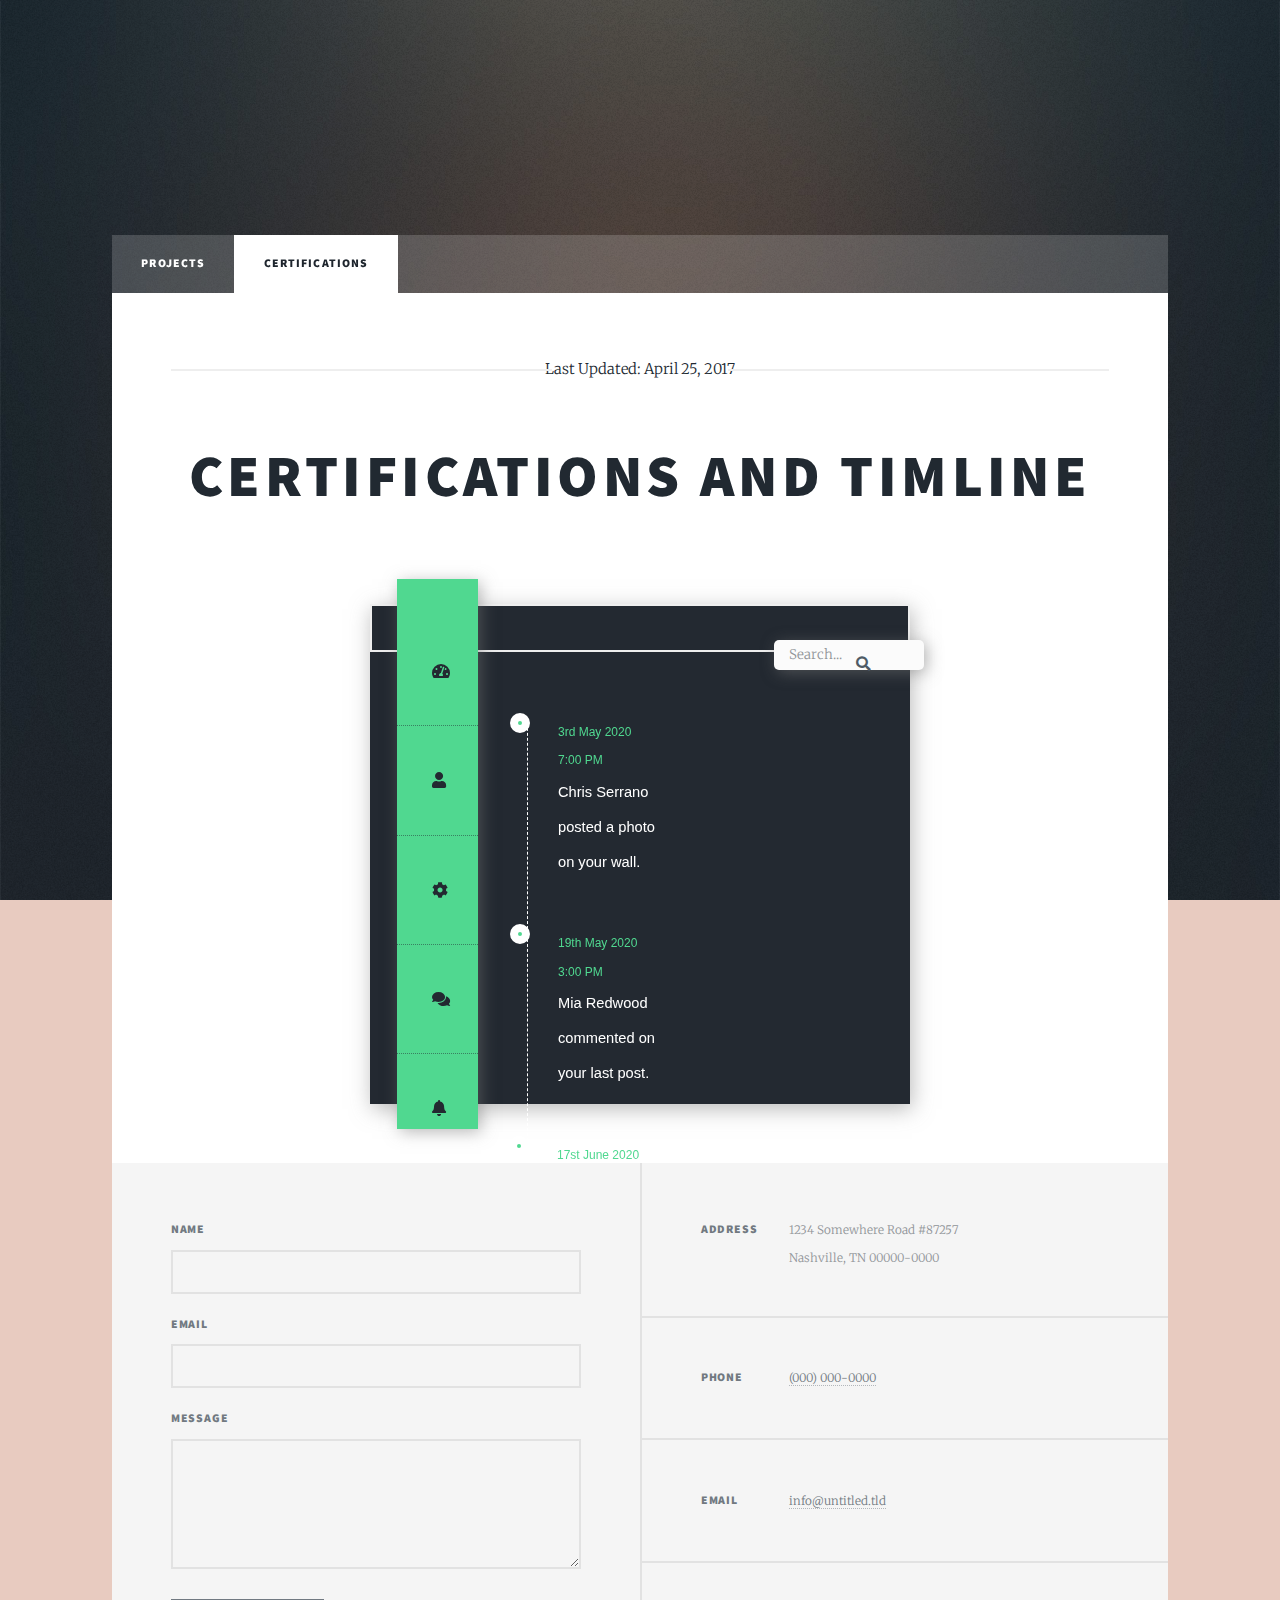
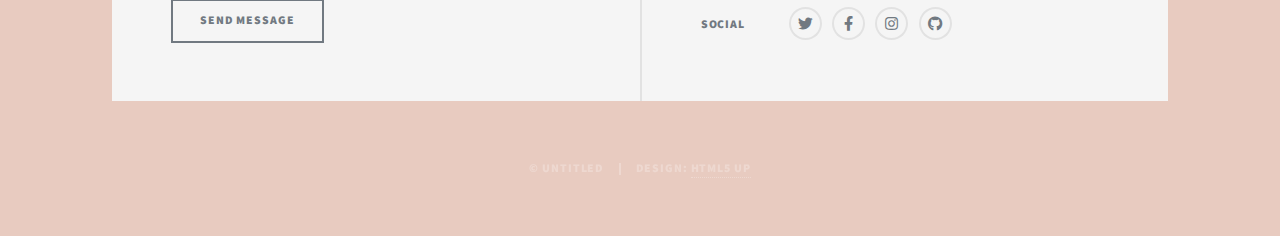
<file: generic.html>
<!DOCTYPE HTML>
<!--
	Massively by HTML5 UP
	html5up.net | @ajlkn
	Free for personal and commercial use under the CCA 3.0 license (html5up.net/license)
-->
<html>
	<head>
		<title>Generic Page - Massively by HTML5 UP</title>
		<meta charset="utf-8" />
		<meta name="viewport" content="width=device-width, initial-scale=1, user-scalable=no" />
		<link rel="stylesheet" href="assets/css/main.css" />
		<noscript><link rel="stylesheet" href="assets/css/noscript.css" /></noscript>
	</head>
	<body class="is-preload">

		<!-- Wrapper -->
			<div id="wrapper">

				<!-- Header -->
					<header id="header">
						<!-- <a href="index.html" class="logo">Massively</a> -->
					</header>

				<!-- Nav -->
					<nav id="nav">
						<ul class="links">
							<li><a href="index.html">Projects</a></li>
							<li class="active"><a href="generic.html">Certifications</a></li>
							<!-- <li><a href="elements.html">Elements Reference</a></li> -->
						</ul>
						
						<!-- <ul class="icons">
							<li><a href="#" class="icon brands fa-twitter"><span class="label">Twitter</span></a></li>
							<li><a href="#" class="icon brands fa-facebook-f"><span class="label">Facebook</span></a></li>
							<li><a href="#" class="icon brands fa-instagram"><span class="label">Instagram</span></a></li>
							<li><a href="#" class="icon brands fa-github"><span class="label">GitHub</span></a></li>
						</ul> -->
					</nav>

				<!-- Main -->
					<div id="main">

						<!-- Post -->
							<section class="post">
								<header class="major">
									<span class="date">

										Last Updated: April 25, 2017
										
									</span>
									
										

									<h1>Certifications and Timline<br />
									</h1>
									<!-- <p>Welcome<br />
									Welcome<br />
									Welcome!</p> -->
								</header>
								
								<!---online code for timelie below:-->

								<div class="container">

									<div class="box">
									  <div class="container-3">
										<span class="icon"><i class="fa fa-search"></i></span>
										<input type="search" id="search" placeholder="Search..." />
									  </div>
									</div>
								  
									<div class="leftbox">
									  <nav>
										<a id="dashboard"><i class="fas fa-tachometer-alt"></i></a>
										<a id="profile"> <i class="fas fa-user"></i> </a>
										<a id="settings"> <i class="fas fa-cog"></i> </a>
										<a id="messages"> <i class="fas fa-comments"></i> </a>
										<a id="notification"> <i class="fas fa-bell"></i> </a>
									  </nav>
									</div>
									<div class="rightbox">
									  <div class="rb-container">
										<ul class="rb">
										  <li class="rb-item" ng-repeat="itembx">
											<div class="timestamp">
											  3rd May 2020<br> 7:00 PM
											</div>
											<div class="item-title">Chris Serrano posted a photo on your wall.</div>
								  
										  </li>
										  <li class="rb-item" ng-repeat="itembx">
											<div class="timestamp">
											  19th May 2020<br> 3:00 PM
											</div>
											<div class="item-title">Mia Redwood commented on your last post.</div>
								  
										  </li>
								  
										  <li class="rb-item" ng-repeat="itembx">
											<div class="timestamp">
											  17st June 2020<br> 7:00 PM
											</div>
											<div class="item-title">Lucas McAlister just send you a message.</div>
								  
										  </li>
								  
										</ul>
								  
									  </div>
									</div>
								</div>
								<!---timeline code ended here-->





								<!-- <div class="image main"><img src="images/pic01.jpg" alt="" /></div> -->
								<!-- <p>Donec eget ex magna. Interdum et malesuada fames ac ante ipsum primis in faucibus. Pellentesque venenatis dolor imperdiet dolor mattis sagittis. Praesent rutrum sem diam, vitae egestas enim auctor sit amet. Pellentesque leo mauris, consectetur id ipsum sit amet, fergiat. Pellentesque in mi eu massa lacinia malesuada et a elit. Donec urna ex, lacinia in purus ac, pretium pulvinar mauris. Nunc lorem mauris, fringilla in aliquam at, euismod in lectus. Pellentesque habitant morbi tristique senectus et netus et malesuada fames ac turpis egestas. Curabitur sapien risus, commodo eget turpis at, elementum convallis enim turpis, lorem ipsum dolor sit amet nullam.</p>
								<p>Lorem ipsum dolor sit amet, consectetur adipiscing elit. Duis dapibus rutrum facilisis. Class aptent taciti sociosqu ad litora torquent per conubia nostra, per inceptos himenaeos. Etiam tristique libero eu nibh porttitor fermentum. Nullam venenatis erat id vehicula viverra. Nunc ultrices eros ut ultricies condimentum. Mauris risus lacus, blandit sit amet venenatis non, bibendum vitae dolor. Nunc lorem mauris, fringilla in aliquam at, euismod in lectus. Pellentesque habitant morbi tristique senectus et netus et malesuada fames ac turpis egestas. In non lorem sit amet elit placerat maximus. Pellentesque aliquam maximus risus. Donec eget ex magna. Interdum et malesuada fames ac ante ipsum primis in faucibus. Pellentesque venenatis dolor imperdiet dolor mattis sagittis. Praesent rutrum sem diam, vitae egestas enim auctor sit amet. Pellentesque leo mauris, consectetur id ipsum.</p> -->
							</section>

					</div>

				<!-- Footer -->
					<footer id="footer">
						<section>
							<form method="post" action="#">
								<div class="fields">
									<div class="field">
										<label for="name">Name</label>
										<input type="text" name="name" id="name" />
									</div>
									<div class="field">
										<label for="email">Email</label>
										<input type="text" name="email" id="email" />
									</div>
									<div class="field">
										<label for="message">Message</label>
										<textarea name="message" id="message" rows="3"></textarea>
									</div>
								</div>
								<ul class="actions">
									<li><input type="submit" value="Send Message" /></li>
								</ul>
							</form>
						</section>
						<section class="split contact">
							<section class="alt">
								<h3>Address</h3>
								<p>1234 Somewhere Road #87257<br />
								Nashville, TN 00000-0000</p>
							</section>
							<section>
								<h3>Phone</h3>
								<p><a href="#">(000) 000-0000</a></p>
							</section>
							<section>
								<h3>Email</h3>
								<p><a href="#">info@untitled.tld</a></p>
							</section>
							<section>
								<h3>Social</h3>
								<ul class="icons alt">
									<li><a href="#" class="icon brands alt fa-twitter"><span class="label">Twitter</span></a></li>
									<li><a href="#" class="icon brands alt fa-facebook-f"><span class="label">Facebook</span></a></li>
									<li><a href="#" class="icon brands alt fa-instagram"><span class="label">Instagram</span></a></li>
									<li><a href="#" class="icon brands alt fa-github"><span class="label">GitHub</span></a></li>
								</ul>
							</section>
						</section>
					</footer>

				<!-- Copyright -->
					<div id="copyright">
						<ul><li>&copy; Untitled</li><li>Design: <a href="https://html5up.net">HTML5 UP</a></li></ul>
					</div>

			</div>

		<!-- Scripts -->
			<script src="assets/js/jquery.min.js"></script>
			<script src="assets/js/jquery.scrollex.min.js"></script>
			<script src="assets/js/jquery.scrolly.min.js"></script>
			<script src="assets/js/browser.min.js"></script>
			<script src="assets/js/breakpoints.min.js"></script>
			<script src="assets/js/util.js"></script>
			<script src="assets/js/main.js"></script>

	</body>
</html>
</file>
<file: assets/css/main.css>
@import url(fontawesome-all.min.css);
@import url("https://fonts.googleapis.com/css?family=Merriweather:300,700,300italic,700italic|Source+Sans+Pro:900");

/*
	Massively by HTML5 UP
	html5up.net | @ajlkn
	Free for personal and commercial use under the CCA 3.0 license (html5up.net/license)
*/

html, body, div, span, applet, object,
iframe, h1, h2, h3, h4, h5, h6, p, blockquote,
pre, a, abbr, acronym, address, big, cite,
code, del, dfn, em, img, ins, kbd, q, s, samp,
small, strike, strong, sub, sup, tt, var, b,
u, i, center, dl, dt, dd, ol, ul, li, fieldset,
form, label, legend, table, caption, tbody,
tfoot, thead, tr, th, td, article, aside,
canvas, details, embed, figure, figcaption,
footer, header, hgroup, menu, nav, output, ruby,
section, summary, time, mark, audio, video {
	margin: 0;
	padding: 0;
	border: 0;
	font-size: 100%;
	font: inherit;
	vertical-align: baseline;}

article, aside, details, figcaption, figure,
footer, header, hgroup, menu, nav, section {
	display: block;}

body {
	line-height: 1;
}

ol, ul {
	list-style: none;
}

blockquote, q {
	quotes: none;
}

	blockquote:before, blockquote:after, q:before, q:after {
		content: '';
		content: none;
	}

table {
	border-collapse: collapse;
	border-spacing: 0;
}

body {
	-webkit-text-size-adjust: none;
}

mark {
	background-color: transparent;
	color: inherit;
}

input::-moz-focus-inner {
	border: 0;
	padding: 0;
}

input, select, textarea {
	-moz-appearance: none;
	-webkit-appearance: none;
	-ms-appearance: none;
	appearance: none;
}

/* Basic */

	@-ms-viewport {
		width: device-width;
	}

	body {
		-ms-overflow-style: scrollbar;
	}

	@media screen and (max-width: 480px) {

		html, body {
			min-width: 320px;
		}

	}

	html {
		box-sizing: border-box;
	}

	*, *:before, *:after {
		box-sizing: inherit;
	}

	body {
		background-color: #1e252d;
	}

		body.is-preload *, body.is-preload *:before, body.is-preload *:after {
			-moz-animation: none !important;
			-webkit-animation: none !important;
			-ms-animation: none !important;
			animation: none !important;
			-moz-transition: none !important;
			-webkit-transition: none !important;
			-ms-transition: none !important;
			transition: none !important;
		}

/* Type */

	html {
		font-size: 16pt;
	}

		@media screen and (max-width: 1680px) {

			html {
				font-size: 12pt;
			}

		}

		@media screen and (max-width: 1280px) {

			html {
				font-size: 11pt;
			}

		}

		@media screen and (max-width: 360px) {

			html {
				font-size: 10pt;
			}

		}

	body {
		color: #212931;
	}

	body, input, select, textarea {
		font-family: "Merriweather", Georgia, serif;
		font-weight: 300;
		font-size: 1rem;
		line-height: 2.375;
	}

	a {
		-moz-transition: color 0.2s ease-in-out, background-color 0.2s ease-in-out, border-color 0.2s ease-in-out, box-shadow 0.2s ease-in-out;
		-webkit-transition: color 0.2s ease-in-out, background-color 0.2s ease-in-out, border-color 0.2s ease-in-out, box-shadow 0.2s ease-in-out;
		-ms-transition: color 0.2s ease-in-out, background-color 0.2s ease-in-out, border-color 0.2s ease-in-out, box-shadow 0.2s ease-in-out;
		transition: color 0.2s ease-in-out, background-color 0.2s ease-in-out, border-color 0.2s ease-in-out, box-shadow 0.2s ease-in-out;
		border-bottom: dotted 1px;
		text-decoration: none;
	}

		a:hover {
			border-bottom-color: transparent;
		}

	strong, b {
		font-weight: 600;
	}

	em, i {
		font-style: italic;
	}

	p {
		text-align: justify;
		margin: 0 0 2rem 0;
	}

	h1, h2, h3, h4, h5, h6 {
		font-family: "Source Sans Pro", Helvetica, sans-serif;
		font-weight: 900;
		line-height: 1.5;
		letter-spacing: 0.075em;
		text-transform: uppercase;
		margin: 0 0 1rem 0;
	}

		h1 a, h2 a, h3 a, h4 a, h5 a, h6 a {
			border-bottom: 0;
			color: inherit;
			text-decoration: none;
		}

	h1 {
		font-size: 4rem;
		line-height: 1.1;
		margin: 0 0 2rem 0;
	}

	h2 {
		font-size: 1.75rem;
		line-height: 1.3;
		margin: 0 0 1.5rem 0;
	}

	h3 {
		font-size: 1.25rem;
		margin: 0 0 1.5rem 0;
	}

	h4 {
		font-size: 1rem;
	}

	h5 {
		font-size: 0.9rem;
	}

	h6 {
		font-size: 0.8rem;
	}

	sub {
		font-size: 0.8rem;
		position: relative;
		top: 0.5rem;
	}

	sup {
		font-size: 0.8rem;
		position: relative;
		top: -0.5rem;
	}

	blockquote {
		border-left: solid 4px;
		font-style: italic;
		margin: 0 0 2rem 0;
		padding: 0.5rem 0 0.5rem 2rem;
	}

	code {
		border: solid 2px;
		font-family: "Courier New", monospace;
		font-size: 0.9rem;
		margin: 0 0.25rem;
		padding: 0.25rem 0.65rem;
	}

	pre {
		-webkit-overflow-scrolling: touch;
		font-family: "Courier New", monospace;
		font-size: 0.9rem;
		margin: 0 0 2rem 0;
	}

		pre code {
			display: block;
			line-height: 1.75;
			padding: 1rem 1.5rem;
			overflow-x: auto;
		}

	hr {
		border: 0;
		border-bottom: solid 2px;
		margin: 3rem 0;
	}

		hr.major {
			margin: 5rem 0;
		}

	.align-left {
		text-align: left;
	}

	.align-center {
		text-align: center;
	}

	.align-right {
		text-align: right;
	}

	input, select, textarea {
		color: #212931;
	}

	a {
		color: #212931;
		border-bottom-color: rgba(33, 41, 49, 0.5);
	}

		a:hover {
			border-bottom-color: transparent;
			color: #18bfef !important;
		}

	strong, b {
		color: #212931;
	}

	h1, h2, h3, h4, h5, h6 {
		color: #212931;
	}

	blockquote {
		border-left-color: #eeeeee;
	}

	code {
		background: rgba(220, 220, 220, 0.25);
		border-color: #eeeeee;
	}

	hr {
		border-bottom-color: #eeeeee;
	}

/* Row */

	.row {
		display: flex;
		flex-wrap: wrap;
		box-sizing: border-box;
		align-items: stretch;
	}

		.row > * {
			box-sizing: border-box;
		}

		.row.gtr-uniform > * > :last-child {
			margin-bottom: 0;
		}

		.row.aln-left {
			justify-content: flex-start;
		}

		.row.aln-center {
			justify-content: center;
		}

		.row.aln-right {
			justify-content: flex-end;
		}

		.row.aln-top {
			align-items: flex-start;
		}

		.row.aln-middle {
			align-items: center;
		}

		.row.aln-bottom {
			align-items: flex-end;
		}

		.row > .imp {
			order: -1;
		}

		.row > .col-1 {
			width: 8.33333%;
		}

		.row > .off-1 {
			margin-left: 8.33333%;
		}

		.row > .col-2 {
			width: 16.66667%;
		}

		.row > .off-2 {
			margin-left: 16.66667%;
		}

		.row > .col-3 {
			width: 25%;
		}

		.row > .off-3 {
			margin-left: 25%;
		}

		.row > .col-4 {
			width: 33.33333%;
		}

		.row > .off-4 {
			margin-left: 33.33333%;
		}

		.row > .col-5 {
			width: 41.66667%;
		}

		.row > .off-5 {
			margin-left: 41.66667%;
		}

		.row > .col-6 {
			width: 50%;
		}

		.row > .off-6 {
			margin-left: 50%;
		}

		.row > .col-7 {
			width: 58.33333%;
		}

		.row > .off-7 {
			margin-left: 58.33333%;
		}

		.row > .col-8 {
			width: 66.66667%;
		}

		.row > .off-8 {
			margin-left: 66.66667%;
		}

		.row > .col-9 {
			width: 75%;
		}

		.row > .off-9 {
			margin-left: 75%;
		}

		.row > .col-10 {
			width: 83.33333%;
		}

		.row > .off-10 {
			margin-left: 83.33333%;
		}

		.row > .col-11 {
			width: 91.66667%;
		}

		.row > .off-11 {
			margin-left: 91.66667%;
		}

		.row > .col-12 {
			width: 100%;
		}

		.row > .off-12 {
			margin-left: 100%;
		}

		.row.gtr-0 {
			margin-top: 0;
			margin-left: 0rem;
		}

			.row.gtr-0 > * {
				padding: 0 0 0 0rem;
			}

			.row.gtr-0.gtr-uniform {
				margin-top: 0rem;
			}

				.row.gtr-0.gtr-uniform > * {
					padding-top: 0rem;
				}

		.row.gtr-25 {
			margin-top: 0;
			margin-left: -0.375rem;
		}

			.row.gtr-25 > * {
				padding: 0 0 0 0.375rem;
			}

			.row.gtr-25.gtr-uniform {
				margin-top: -0.375rem;
			}

				.row.gtr-25.gtr-uniform > * {
					padding-top: 0.375rem;
				}

		.row.gtr-50 {
			margin-top: 0;
			margin-left: -0.75rem;
		}

			.row.gtr-50 > * {
				padding: 0 0 0 0.75rem;
			}

			.row.gtr-50.gtr-uniform {
				margin-top: -0.75rem;
			}

				.row.gtr-50.gtr-uniform > * {
					padding-top: 0.75rem;
				}

		.row {
			margin-top: 0;
			margin-left: -1.5rem;
		}

			.row > * {
				padding: 0 0 0 1.5rem;
			}

			.row.gtr-uniform {
				margin-top: -1.5rem;
			}

				.row.gtr-uniform > * {
					padding-top: 1.5rem;
				}

		.row.gtr-150 {
			margin-top: 0;
			margin-left: -2.25rem;
		}

			.row.gtr-150 > * {
				padding: 0 0 0 2.25rem;
			}

			.row.gtr-150.gtr-uniform {
				margin-top: -2.25rem;
			}

				.row.gtr-150.gtr-uniform > * {
					padding-top: 2.25rem;
				}

		.row.gtr-200 {
			margin-top: 0;
			margin-left: -3rem;
		}

			.row.gtr-200 > * {
				padding: 0 0 0 3rem;
			}

			.row.gtr-200.gtr-uniform {
				margin-top: -3rem;
			}

				.row.gtr-200.gtr-uniform > * {
					padding-top: 3rem;
				}

		@media screen and (max-width: 1680px) {

			.row {
				display: flex;
				flex-wrap: wrap;
				box-sizing: border-box;
				align-items: stretch;
			}

				.row > * {
					box-sizing: border-box;
				}

				.row.gtr-uniform > * > :last-child {
					margin-bottom: 0;
				}

				.row.aln-left {
					justify-content: flex-start;
				}

				.row.aln-center {
					justify-content: center;
				}

				.row.aln-right {
					justify-content: flex-end;
				}

				.row.aln-top {
					align-items: flex-start;
				}

				.row.aln-middle {
					align-items: center;
				}

				.row.aln-bottom {
					align-items: flex-end;
				}

				.row > .imp-xlarge {
					order: -1;
				}

				.row > .col-1-xlarge {
					width: 8.33333%;
				}

				.row > .off-1-xlarge {
					margin-left: 8.33333%;
				}

				.row > .col-2-xlarge {
					width: 16.66667%;
				}

				.row > .off-2-xlarge {
					margin-left: 16.66667%;
				}

				.row > .col-3-xlarge {
					width: 25%;
				}

				.row > .off-3-xlarge {
					margin-left: 25%;
				}

				.row > .col-4-xlarge {
					width: 33.33333%;
				}

				.row > .off-4-xlarge {
					margin-left: 33.33333%;
				}

				.row > .col-5-xlarge {
					width: 41.66667%;
				}

				.row > .off-5-xlarge {
					margin-left: 41.66667%;
				}

				.row > .col-6-xlarge {
					width: 50%;
				}

				.row > .off-6-xlarge {
					margin-left: 50%;
				}

				.row > .col-7-xlarge {
					width: 58.33333%;
				}

				.row > .off-7-xlarge {
					margin-left: 58.33333%;
				}

				.row > .col-8-xlarge {
					width: 66.66667%;
				}

				.row > .off-8-xlarge {
					margin-left: 66.66667%;
				}

				.row > .col-9-xlarge {
					width: 75%;
				}

				.row > .off-9-xlarge {
					margin-left: 75%;
				}

				.row > .col-10-xlarge {
					width: 83.33333%;
				}

				.row > .off-10-xlarge {
					margin-left: 83.33333%;
				}

				.row > .col-11-xlarge {
					width: 91.66667%;
				}

				.row > .off-11-xlarge {
					margin-left: 91.66667%;
				}

				.row > .col-12-xlarge {
					width: 100%;
				}

				.row > .off-12-xlarge {
					margin-left: 100%;
				}

				.row.gtr-0 {
					margin-top: 0;
					margin-left: 0rem;
				}

					.row.gtr-0 > * {
						padding: 0 0 0 0rem;
					}

					.row.gtr-0.gtr-uniform {
						margin-top: 0rem;
					}

						.row.gtr-0.gtr-uniform > * {
							padding-top: 0rem;
						}

				.row.gtr-25 {
					margin-top: 0;
					margin-left: -0.375rem;
				}

					.row.gtr-25 > * {
						padding: 0 0 0 0.375rem;
					}

					.row.gtr-25.gtr-uniform {
						margin-top: -0.375rem;
					}

						.row.gtr-25.gtr-uniform > * {
							padding-top: 0.375rem;
						}

				.row.gtr-50 {
					margin-top: 0;
					margin-left: -0.75rem;
				}

					.row.gtr-50 > * {
						padding: 0 0 0 0.75rem;
					}

					.row.gtr-50.gtr-uniform {
						margin-top: -0.75rem;
					}

						.row.gtr-50.gtr-uniform > * {
							padding-top: 0.75rem;
						}

				.row {
					margin-top: 0;
					margin-left: -1.5rem;
				}

					.row > * {
						padding: 0 0 0 1.5rem;
					}

					.row.gtr-uniform {
						margin-top: -1.5rem;
					}

						.row.gtr-uniform > * {
							padding-top: 1.5rem;
						}

				.row.gtr-150 {
					margin-top: 0;
					margin-left: -2.25rem;
				}

					.row.gtr-150 > * {
						padding: 0 0 0 2.25rem;
					}

					.row.gtr-150.gtr-uniform {
						margin-top: -2.25rem;
					}

						.row.gtr-150.gtr-uniform > * {
							padding-top: 2.25rem;
						}

				.row.gtr-200 {
					margin-top: 0;
					margin-left: -3rem;
				}

					.row.gtr-200 > * {
						padding: 0 0 0 3rem;
					}

					.row.gtr-200.gtr-uniform {
						margin-top: -3rem;
					}

						.row.gtr-200.gtr-uniform > * {
							padding-top: 3rem;
						}

		}

		@media screen and (max-width: 1280px) {

			.row {
				display: flex;
				flex-wrap: wrap;
				box-sizing: border-box;
				align-items: stretch;
			}

				.row > * {
					box-sizing: border-box;
				}

				.row.gtr-uniform > * > :last-child {
					margin-bottom: 0;
				}

				.row.aln-left {
					justify-content: flex-start;
				}

				.row.aln-center {
					justify-content: center;
				}

				.row.aln-right {
					justify-content: flex-end;
				}

				.row.aln-top {
					align-items: flex-start;
				}

				.row.aln-middle {
					align-items: center;
				}

				.row.aln-bottom {
					align-items: flex-end;
				}

				.row > .imp-large {
					order: -1;
				}

				.row > .col-1-large {
					width: 8.33333%;
				}

				.row > .off-1-large {
					margin-left: 8.33333%;
				}

				.row > .col-2-large {
					width: 16.66667%;
				}

				.row > .off-2-large {
					margin-left: 16.66667%;
				}

				.row > .col-3-large {
					width: 25%;
				}

				.row > .off-3-large {
					margin-left: 25%;
				}

				.row > .col-4-large {
					width: 33.33333%;
				}

				.row > .off-4-large {
					margin-left: 33.33333%;
				}

				.row > .col-5-large {
					width: 41.66667%;
				}

				.row > .off-5-large {
					margin-left: 41.66667%;
				}

				.row > .col-6-large {
					width: 50%;
				}

				.row > .off-6-large {
					margin-left: 50%;
				}

				.row > .col-7-large {
					width: 58.33333%;
				}

				.row > .off-7-large {
					margin-left: 58.33333%;
				}

				.row > .col-8-large {
					width: 66.66667%;
				}

				.row > .off-8-large {
					margin-left: 66.66667%;
				}

				.row > .col-9-large {
					width: 75%;
				}

				.row > .off-9-large {
					margin-left: 75%;
				}

				.row > .col-10-large {
					width: 83.33333%;
				}

				.row > .off-10-large {
					margin-left: 83.33333%;
				}

				.row > .col-11-large {
					width: 91.66667%;
				}

				.row > .off-11-large {
					margin-left: 91.66667%;
				}

				.row > .col-12-large {
					width: 100%;
				}

				.row > .off-12-large {
					margin-left: 100%;
				}

				.row.gtr-0 {
					margin-top: 0;
					margin-left: 0rem;
				}

					.row.gtr-0 > * {
						padding: 0 0 0 0rem;
					}

					.row.gtr-0.gtr-uniform {
						margin-top: 0rem;
					}

						.row.gtr-0.gtr-uniform > * {
							padding-top: 0rem;
						}

				.row.gtr-25 {
					margin-top: 0;
					margin-left: -0.375rem;
				}

					.row.gtr-25 > * {
						padding: 0 0 0 0.375rem;
					}

					.row.gtr-25.gtr-uniform {
						margin-top: -0.375rem;
					}

						.row.gtr-25.gtr-uniform > * {
							padding-top: 0.375rem;
						}

				.row.gtr-50 {
					margin-top: 0;
					margin-left: -0.75rem;
				}

					.row.gtr-50 > * {
						padding: 0 0 0 0.75rem;
					}

					.row.gtr-50.gtr-uniform {
						margin-top: -0.75rem;
					}

						.row.gtr-50.gtr-uniform > * {
							padding-top: 0.75rem;
						}

				.row {
					margin-top: 0;
					margin-left: -1.5rem;
				}

					.row > * {
						padding: 0 0 0 1.5rem;
					}

					.row.gtr-uniform {
						margin-top: -1.5rem;
					}

						.row.gtr-uniform > * {
							padding-top: 1.5rem;
						}

				.row.gtr-150 {
					margin-top: 0;
					margin-left: -2.25rem;
				}

					.row.gtr-150 > * {
						padding: 0 0 0 2.25rem;
					}

					.row.gtr-150.gtr-uniform {
						margin-top: -2.25rem;
					}

						.row.gtr-150.gtr-uniform > * {
							padding-top: 2.25rem;
						}

				.row.gtr-200 {
					margin-top: 0;
					margin-left: -3rem;
				}

					.row.gtr-200 > * {
						padding: 0 0 0 3rem;
					}

					.row.gtr-200.gtr-uniform {
						margin-top: -3rem;
					}

						.row.gtr-200.gtr-uniform > * {
							padding-top: 3rem;
						}

		}

		@media screen and (max-width: 980px) {

			.row {
				display: flex;
				flex-wrap: wrap;
				box-sizing: border-box;
				align-items: stretch;
			}

				.row > * {
					box-sizing: border-box;
				}

				.row.gtr-uniform > * > :last-child {
					margin-bottom: 0;
				}

				.row.aln-left {
					justify-content: flex-start;
				}

				.row.aln-center {
					justify-content: center;
				}

				.row.aln-right {
					justify-content: flex-end;
				}

				.row.aln-top {
					align-items: flex-start;
				}

				.row.aln-middle {
					align-items: center;
				}

				.row.aln-bottom {
					align-items: flex-end;
				}

				.row > .imp-medium {
					order: -1;
				}

				.row > .col-1-medium {
					width: 8.33333%;
				}

				.row > .off-1-medium {
					margin-left: 8.33333%;
				}

				.row > .col-2-medium {
					width: 16.66667%;
				}

				.row > .off-2-medium {
					margin-left: 16.66667%;
				}

				.row > .col-3-medium {
					width: 25%;
				}

				.row > .off-3-medium {
					margin-left: 25%;
				}

				.row > .col-4-medium {
					width: 33.33333%;
				}

				.row > .off-4-medium {
					margin-left: 33.33333%;
				}

				.row > .col-5-medium {
					width: 41.66667%;
				}

				.row > .off-5-medium {
					margin-left: 41.66667%;
				}

				.row > .col-6-medium {
					width: 50%;
				}

				.row > .off-6-medium {
					margin-left: 50%;
				}

				.row > .col-7-medium {
					width: 58.33333%;
				}

				.row > .off-7-medium {
					margin-left: 58.33333%;
				}

				.row > .col-8-medium {
					width: 66.66667%;
				}

				.row > .off-8-medium {
					margin-left: 66.66667%;
				}

				.row > .col-9-medium {
					width: 75%;
				}

				.row > .off-9-medium {
					margin-left: 75%;
				}

				.row > .col-10-medium {
					width: 83.33333%;
				}

				.row > .off-10-medium {
					margin-left: 83.33333%;
				}

				.row > .col-11-medium {
					width: 91.66667%;
				}

				.row > .off-11-medium {
					margin-left: 91.66667%;
				}

				.row > .col-12-medium {
					width: 100%;
				}

				.row > .off-12-medium {
					margin-left: 100%;
				}

				.row.gtr-0 {
					margin-top: 0;
					margin-left: 0rem;
				}

					.row.gtr-0 > * {
						padding: 0 0 0 0rem;
					}

					.row.gtr-0.gtr-uniform {
						margin-top: 0rem;
					}

						.row.gtr-0.gtr-uniform > * {
							padding-top: 0rem;
						}

				.row.gtr-25 {
					margin-top: 0;
					margin-left: -0.375rem;
				}

					.row.gtr-25 > * {
						padding: 0 0 0 0.375rem;
					}

					.row.gtr-25.gtr-uniform {
						margin-top: -0.375rem;
					}

						.row.gtr-25.gtr-uniform > * {
							padding-top: 0.375rem;
						}

				.row.gtr-50 {
					margin-top: 0;
					margin-left: -0.75rem;
				}

					.row.gtr-50 > * {
						padding: 0 0 0 0.75rem;
					}

					.row.gtr-50.gtr-uniform {
						margin-top: -0.75rem;
					}

						.row.gtr-50.gtr-uniform > * {
							padding-top: 0.75rem;
						}

				.row {
					margin-top: 0;
					margin-left: -1.5rem;
				}

					.row > * {
						padding: 0 0 0 1.5rem;
					}

					.row.gtr-uniform {
						margin-top: -1.5rem;
					}

						.row.gtr-uniform > * {
							padding-top: 1.5rem;
						}

				.row.gtr-150 {
					margin-top: 0;
					margin-left: -2.25rem;
				}

					.row.gtr-150 > * {
						padding: 0 0 0 2.25rem;
					}

					.row.gtr-150.gtr-uniform {
						margin-top: -2.25rem;
					}

						.row.gtr-150.gtr-uniform > * {
							padding-top: 2.25rem;
						}

				.row.gtr-200 {
					margin-top: 0;
					margin-left: -3rem;
				}

					.row.gtr-200 > * {
						padding: 0 0 0 3rem;
					}

					.row.gtr-200.gtr-uniform {
						margin-top: -3rem;
					}

						.row.gtr-200.gtr-uniform > * {
							padding-top: 3rem;
						}

		}

		@media screen and (max-width: 736px) {

			.row {
				display: flex;
				flex-wrap: wrap;
				box-sizing: border-box;
				align-items: stretch;
			}

				.row > * {
					box-sizing: border-box;
				}

				.row.gtr-uniform > * > :last-child {
					margin-bottom: 0;
				}

				.row.aln-left {
					justify-content: flex-start;
				}

				.row.aln-center {
					justify-content: center;
				}

				.row.aln-right {
					justify-content: flex-end;
				}

				.row.aln-top {
					align-items: flex-start;
				}

				.row.aln-middle {
					align-items: center;
				}

				.row.aln-bottom {
					align-items: flex-end;
				}

				.row > .imp-small {
					order: -1;
				}

				.row > .col-1-small {
					width: 8.33333%;
				}

				.row > .off-1-small {
					margin-left: 8.33333%;
				}

				.row > .col-2-small {
					width: 16.66667%;
				}

				.row > .off-2-small {
					margin-left: 16.66667%;
				}

				.row > .col-3-small {
					width: 25%;
				}

				.row > .off-3-small {
					margin-left: 25%;
				}

				.row > .col-4-small {
					width: 33.33333%;
				}

				.row > .off-4-small {
					margin-left: 33.33333%;
				}

				.row > .col-5-small {
					width: 41.66667%;
				}

				.row > .off-5-small {
					margin-left: 41.66667%;
				}

				.row > .col-6-small {
					width: 50%;
				}

				.row > .off-6-small {
					margin-left: 50%;
				}

				.row > .col-7-small {
					width: 58.33333%;
				}

				.row > .off-7-small {
					margin-left: 58.33333%;
				}

				.row > .col-8-small {
					width: 66.66667%;
				}

				.row > .off-8-small {
					margin-left: 66.66667%;
				}

				.row > .col-9-small {
					width: 75%;
				}

				.row > .off-9-small {
					margin-left: 75%;
				}

				.row > .col-10-small {
					width: 83.33333%;
				}

				.row > .off-10-small {
					margin-left: 83.33333%;
				}

				.row > .col-11-small {
					width: 91.66667%;
				}

				.row > .off-11-small {
					margin-left: 91.66667%;
				}

				.row > .col-12-small {
					width: 100%;
				}

				.row > .off-12-small {
					margin-left: 100%;
				}

				.row.gtr-0 {
					margin-top: 0;
					margin-left: 0rem;
				}

					.row.gtr-0 > * {
						padding: 0 0 0 0rem;
					}

					.row.gtr-0.gtr-uniform {
						margin-top: 0rem;
					}

						.row.gtr-0.gtr-uniform > * {
							padding-top: 0rem;
						}

				.row.gtr-25 {
					margin-top: 0;
					margin-left: -0.375rem;
				}

					.row.gtr-25 > * {
						padding: 0 0 0 0.375rem;
					}

					.row.gtr-25.gtr-uniform {
						margin-top: -0.375rem;
					}

						.row.gtr-25.gtr-uniform > * {
							padding-top: 0.375rem;
						}

				.row.gtr-50 {
					margin-top: 0;
					margin-left: -0.75rem;
				}

					.row.gtr-50 > * {
						padding: 0 0 0 0.75rem;
					}

					.row.gtr-50.gtr-uniform {
						margin-top: -0.75rem;
					}

						.row.gtr-50.gtr-uniform > * {
							padding-top: 0.75rem;
						}

				.row {
					margin-top: 0;
					margin-left: -1.5rem;
				}

					.row > * {
						padding: 0 0 0 1.5rem;
					}

					.row.gtr-uniform {
						margin-top: -1.5rem;
					}

						.row.gtr-uniform > * {
							padding-top: 1.5rem;
						}

				.row.gtr-150 {
					margin-top: 0;
					margin-left: -2.25rem;
				}

					.row.gtr-150 > * {
						padding: 0 0 0 2.25rem;
					}

					.row.gtr-150.gtr-uniform {
						margin-top: -2.25rem;
					}

						.row.gtr-150.gtr-uniform > * {
							padding-top: 2.25rem;
						}

				.row.gtr-200 {
					margin-top: 0;
					margin-left: -3rem;
				}

					.row.gtr-200 > * {
						padding: 0 0 0 3rem;
					}

					.row.gtr-200.gtr-uniform {
						margin-top: -3rem;
					}

						.row.gtr-200.gtr-uniform > * {
							padding-top: 3rem;
						}

		}

		@media screen and (max-width: 480px) {

			.row {
				display: flex;
				flex-wrap: wrap;
				box-sizing: border-box;
				align-items: stretch;
			}

				.row > * {
					box-sizing: border-box;
				}

				.row.gtr-uniform > * > :last-child {
					margin-bottom: 0;
				}

				.row.aln-left {
					justify-content: flex-start;
				}

				.row.aln-center {
					justify-content: center;
				}

				.row.aln-right {
					justify-content: flex-end;
				}

				.row.aln-top {
					align-items: flex-start;
				}

				.row.aln-middle {
					align-items: center;
				}

				.row.aln-bottom {
					align-items: flex-end;
				}

				.row > .imp-xsmall {
					order: -1;
				}

				.row > .col-1-xsmall {
					width: 8.33333%;
				}

				.row > .off-1-xsmall {
					margin-left: 8.33333%;
				}

				.row > .col-2-xsmall {
					width: 16.66667%;
				}

				.row > .off-2-xsmall {
					margin-left: 16.66667%;
				}

				.row > .col-3-xsmall {
					width: 25%;
				}

				.row > .off-3-xsmall {
					margin-left: 25%;
				}

				.row > .col-4-xsmall {
					width: 33.33333%;
				}

				.row > .off-4-xsmall {
					margin-left: 33.33333%;
				}

				.row > .col-5-xsmall {
					width: 41.66667%;
				}

				.row > .off-5-xsmall {
					margin-left: 41.66667%;
				}

				.row > .col-6-xsmall {
					width: 50%;
				}

				.row > .off-6-xsmall {
					margin-left: 50%;
				}

				.row > .col-7-xsmall {
					width: 58.33333%;
				}

				.row > .off-7-xsmall {
					margin-left: 58.33333%;
				}

				.row > .col-8-xsmall {
					width: 66.66667%;
				}

				.row > .off-8-xsmall {
					margin-left: 66.66667%;
				}

				.row > .col-9-xsmall {
					width: 75%;
				}

				.row > .off-9-xsmall {
					margin-left: 75%;
				}

				.row > .col-10-xsmall {
					width: 83.33333%;
				}

				.row > .off-10-xsmall {
					margin-left: 83.33333%;
				}

				.row > .col-11-xsmall {
					width: 91.66667%;
				}

				.row > .off-11-xsmall {
					margin-left: 91.66667%;
				}

				.row > .col-12-xsmall {
					width: 100%;
				}

				.row > .off-12-xsmall {
					margin-left: 100%;
				}

				.row.gtr-0 {
					margin-top: 0;
					margin-left: 0rem;
				}

					.row.gtr-0 > * {
						padding: 0 0 0 0rem;
					}

					.row.gtr-0.gtr-uniform {
						margin-top: 0rem;
					}

						.row.gtr-0.gtr-uniform > * {
							padding-top: 0rem;
						}

				.row.gtr-25 {
					margin-top: 0;
					margin-left: -0.375rem;
				}

					.row.gtr-25 > * {
						padding: 0 0 0 0.375rem;
					}

					.row.gtr-25.gtr-uniform {
						margin-top: -0.375rem;
					}

						.row.gtr-25.gtr-uniform > * {
							padding-top: 0.375rem;
						}

				.row.gtr-50 {
					margin-top: 0;
					margin-left: -0.75rem;
				}

					.row.gtr-50 > * {
						padding: 0 0 0 0.75rem;
					}

					.row.gtr-50.gtr-uniform {
						margin-top: -0.75rem;
					}

						.row.gtr-50.gtr-uniform > * {
							padding-top: 0.75rem;
						}

				.row {
					margin-top: 0;
					margin-left: -1.5rem;
				}

					.row > * {
						padding: 0 0 0 1.5rem;
					}

					.row.gtr-uniform {
						margin-top: -1.5rem;
					}

						.row.gtr-uniform > * {
							padding-top: 1.5rem;
						}

				.row.gtr-150 {
					margin-top: 0;
					margin-left: -2.25rem;
				}

					.row.gtr-150 > * {
						padding: 0 0 0 2.25rem;
					}

					.row.gtr-150.gtr-uniform {
						margin-top: -2.25rem;
					}

						.row.gtr-150.gtr-uniform > * {
							padding-top: 2.25rem;
						}

				.row.gtr-200 {
					margin-top: 0;
					margin-left: -3rem;
				}

					.row.gtr-200 > * {
						padding: 0 0 0 3rem;
					}

					.row.gtr-200.gtr-uniform {
						margin-top: -3rem;
					}

						.row.gtr-200.gtr-uniform > * {
							padding-top: 3rem;
						}

		}

		@media screen and (max-width: 360px) {

			.row {
				display: flex;
				flex-wrap: wrap;
				box-sizing: border-box;
				align-items: stretch;
			}

				.row > * {
					box-sizing: border-box;
				}

				.row.gtr-uniform > * > :last-child {
					margin-bottom: 0;
				}

				.row.aln-left {
					justify-content: flex-start;
				}

				.row.aln-center {
					justify-content: center;
				}

				.row.aln-right {
					justify-content: flex-end;
				}

				.row.aln-top {
					align-items: flex-start;
				}

				.row.aln-middle {
					align-items: center;
				}

				.row.aln-bottom {
					align-items: flex-end;
				}

				.row > .imp-xxsmall {
					order: -1;
				}

				.row > .col-1-xxsmall {
					width: 8.33333%;
				}

				.row > .off-1-xxsmall {
					margin-left: 8.33333%;
				}

				.row > .col-2-xxsmall {
					width: 16.66667%;
				}

				.row > .off-2-xxsmall {
					margin-left: 16.66667%;
				}

				.row > .col-3-xxsmall {
					width: 25%;
				}

				.row > .off-3-xxsmall {
					margin-left: 25%;
				}

				.row > .col-4-xxsmall {
					width: 33.33333%;
				}

				.row > .off-4-xxsmall {
					margin-left: 33.33333%;
				}

				.row > .col-5-xxsmall {
					width: 41.66667%;
				}

				.row > .off-5-xxsmall {
					margin-left: 41.66667%;
				}

				.row > .col-6-xxsmall {
					width: 50%;
				}

				.row > .off-6-xxsmall {
					margin-left: 50%;
				}

				.row > .col-7-xxsmall {
					width: 58.33333%;
				}

				.row > .off-7-xxsmall {
					margin-left: 58.33333%;
				}

				.row > .col-8-xxsmall {
					width: 66.66667%;
				}

				.row > .off-8-xxsmall {
					margin-left: 66.66667%;
				}

				.row > .col-9-xxsmall {
					width: 75%;
				}

				.row > .off-9-xxsmall {
					margin-left: 75%;
				}

				.row > .col-10-xxsmall {
					width: 83.33333%;
				}

				.row > .off-10-xxsmall {
					margin-left: 83.33333%;
				}

				.row > .col-11-xxsmall {
					width: 91.66667%;
				}

				.row > .off-11-xxsmall {
					margin-left: 91.66667%;
				}

				.row > .col-12-xxsmall {
					width: 100%;
				}

				.row > .off-12-xxsmall {
					margin-left: 100%;
				}

				.row.gtr-0 {
					margin-top: 0;
					margin-left: 0rem;
				}

					.row.gtr-0 > * {
						padding: 0 0 0 0rem;
					}

					.row.gtr-0.gtr-uniform {
						margin-top: 0rem;
					}

						.row.gtr-0.gtr-uniform > * {
							padding-top: 0rem;
						}

				.row.gtr-25 {
					margin-top: 0;
					margin-left: -0.375rem;
				}

					.row.gtr-25 > * {
						padding: 0 0 0 0.375rem;
					}

					.row.gtr-25.gtr-uniform {
						margin-top: -0.375rem;
					}

						.row.gtr-25.gtr-uniform > * {
							padding-top: 0.375rem;
						}

				.row.gtr-50 {
					margin-top: 0;
					margin-left: -0.75rem;
				}

					.row.gtr-50 > * {
						padding: 0 0 0 0.75rem;
					}

					.row.gtr-50.gtr-uniform {
						margin-top: -0.75rem;
					}

						.row.gtr-50.gtr-uniform > * {
							padding-top: 0.75rem;
						}

				.row {
					margin-top: 0;
					margin-left: -1.5rem;
				}

					.row > * {
						padding: 0 0 0 1.5rem;
					}

					.row.gtr-uniform {
						margin-top: -1.5rem;
					}

						.row.gtr-uniform > * {
							padding-top: 1.5rem;
						}

				.row.gtr-150 {
					margin-top: 0;
					margin-left: -2.25rem;
				}

					.row.gtr-150 > * {
						padding: 0 0 0 2.25rem;
					}

					.row.gtr-150.gtr-uniform {
						margin-top: -2.25rem;
					}

						.row.gtr-150.gtr-uniform > * {
							padding-top: 2.25rem;
						}

				.row.gtr-200 {
					margin-top: 0;
					margin-left: -3rem;
				}

					.row.gtr-200 > * {
						padding: 0 0 0 3rem;
					}

					.row.gtr-200.gtr-uniform {
						margin-top: -3rem;
					}

						.row.gtr-200.gtr-uniform > * {
							padding-top: 3rem;
						}

		}

/* Box */

	.box {
		border: solid 2px;
		margin-bottom: 2rem;
		padding: 1.5rem;
	}

		.box > :last-child,
		.box > :last-child > :last-child,
		.box > :last-child > :last-child > :last-child {
			margin-bottom: 0;
		}

		.box.alt {
			border: 0;
			border-radius: 0;
			padding: 0;
		}

	.box {
		border-color: #eeeeee;
	}

/* Button */

	input[type="submit"],
	input[type="reset"],
	input[type="button"],
	button,
	.button {
		-moz-appearance: none;
		-webkit-appearance: none;
		-ms-appearance: none;
		appearance: none;
		-moz-transition: background-color 0.2s ease-in-out, box-shadow 0.2s ease-in-out, color 0.2s ease-in-out;
		-webkit-transition: background-color 0.2s ease-in-out, box-shadow 0.2s ease-in-out, color 0.2s ease-in-out;
		-ms-transition: background-color 0.2s ease-in-out, box-shadow 0.2s ease-in-out, color 0.2s ease-in-out;
		transition: background-color 0.2s ease-in-out, box-shadow 0.2s ease-in-out, color 0.2s ease-in-out;
		border: 0;
		border-radius: 0;
		cursor: pointer;
		display: inline-block;
		font-family: "Source Sans Pro", Helvetica, sans-serif;
		font-size: 0.8rem;
		font-weight: 900;
		letter-spacing: 0.075em;
		height: 3rem;
		line-height: 3rem;
		padding: 0 2rem;
		text-align: center;
		text-decoration: none;
		text-transform: uppercase;
		white-space: nowrap;
	}

		input[type="submit"].icon:before,
		input[type="reset"].icon:before,
		input[type="button"].icon:before,
		button.icon:before,
		.button.icon:before {
			margin-right: 0.5rem;
		}

		input[type="submit"].icon.solo,
		input[type="reset"].icon.solo,
		input[type="button"].icon.solo,
		button.icon.solo,
		.button.icon.solo {
			position: relative;
			width: 4rem;
			height: 4rem;
			line-height: 4rem;
			border-radius: 4rem;
			text-indent: 4rem;
			overflow: hidden;
			padding: 0;
			white-space: nowrap;
		}

			input[type="submit"].icon.solo:before,
			input[type="reset"].icon.solo:before,
			input[type="button"].icon.solo:before,
			button.icon.solo:before,
			.button.icon.solo:before {
				position: absolute;
				display: block;
				top: 0;
				left: 0;
				width: inherit;
				height: inherit;
				line-height: inherit;
				font-size: 1.25rem;
				margin-right: 0;
				text-align: center;
				text-indent: 0;
			}

		input[type="submit"].fit,
		input[type="reset"].fit,
		input[type="button"].fit,
		button.fit,
		.button.fit {
			width: 100%;
		}

		input[type="submit"].small,
		input[type="reset"].small,
		input[type="button"].small,
		button.small,
		.button.small {
			font-size: 0.7rem;
			height: 2.5rem;
			line-height: 2.5rem;
			padding: 0 1.5rem;
		}

		input[type="submit"].large,
		input[type="reset"].large,
		input[type="button"].large,
		button.large,
		.button.large {
			font-size: 0.9rem;
			height: 3.5rem;
			line-height: 3.5rem;
			padding: 0 2.75rem;
		}

		@media screen and (max-width: 980px) {

			input[type="submit"],
			input[type="reset"],
			input[type="button"],
			button,
			.button {
				font-size: 0.9rem;
				height: 3.25rem;
				line-height: 3.25rem;
			}

				input[type="submit"].large,
				input[type="reset"].large,
				input[type="button"].large,
				button.large,
				.button.large {
					font-size: 1rem;
					height: 3.75rem;
					line-height: 3.75rem;
				}

		}

		input[type="submit"].disabled, input[type="submit"]:disabled,
		input[type="reset"].disabled,
		input[type="reset"]:disabled,
		input[type="button"].disabled,
		input[type="button"]:disabled,
		button.disabled,
		button:disabled,
		.button.disabled,
		.button:disabled {
			pointer-events: none;
			opacity: 0.25;
		}

	input[type="submit"],
	input[type="reset"],
	input[type="button"],
	button,
	.button {
		background-color: transparent;
		box-shadow: inset 0 0 0 2px #212931;
		color: #212931 !important;
	}

		input[type="submit"]:hover,
		input[type="reset"]:hover,
		input[type="button"]:hover,
		button:hover,
		.button:hover {
			box-shadow: inset 0 0 0 2px #18bfef;
			color: #18bfef !important;
		}

		input[type="submit"].primary,
		input[type="reset"].primary,
		input[type="button"].primary,
		button.primary,
		.button.primary {
			background-color: #212931;
			box-shadow: none;
			color: #ffffff !important;
		}

			input[type="submit"].primary:hover,
			input[type="reset"].primary:hover,
			input[type="button"].primary:hover,
			button.primary:hover,
			.button.primary:hover {
				background-color: #18bfef;
			}

/* Form */

	form {
		margin: 0 0 2rem 0;
	}

		form > :last-child {
			margin-bottom: 0;
		}

		form > .fields {
			display: -moz-flex;
			display: -webkit-flex;
			display: -ms-flex;
			display: flex;
			-moz-flex-wrap: wrap;
			-webkit-flex-wrap: wrap;
			-ms-flex-wrap: wrap;
			flex-wrap: wrap;
			width: calc(100% + 3rem);
			margin: -1.5rem 0 2rem -1.5rem;
		}

			form > .fields > .field {
				-moz-flex-grow: 0;
				-webkit-flex-grow: 0;
				-ms-flex-grow: 0;
				flex-grow: 0;
				-moz-flex-shrink: 0;
				-webkit-flex-shrink: 0;
				-ms-flex-shrink: 0;
				flex-shrink: 0;
				padding: 1.5rem 0 0 1.5rem;
				width: calc(100% - 1.5rem);
			}

				form > .fields > .field.half {
					width: calc(50% - 0.75rem);
				}

				form > .fields > .field.third {
					width: calc(100%/3 - 0.5rem);
				}

				form > .fields > .field.quarter {
					width: calc(25% - 0.375rem);
				}

		@media screen and (max-width: 480px) {

			form > .fields {
				width: calc(100% + 3rem);
				margin: -1.5rem 0 2rem -1.5rem;
			}

				form > .fields > .field {
					padding: 1.5rem 0 0 1.5rem;
					width: calc(100% - 1.5rem);
				}

					form > .fields > .field.half {
						width: calc(100% - 1.5rem);
					}

					form > .fields > .field.third {
						width: calc(100% - 1.5rem);
					}

					form > .fields > .field.quarter {
						width: calc(100% - 1.5rem);
					}

		}

	label {
		display: block;
		font-family: "Source Sans Pro", Helvetica, sans-serif;
		font-weight: 900;
		line-height: 1.5;
		letter-spacing: 0.075em;
		font-size: 0.8rem;
		text-transform: uppercase;
		margin: 0 0 0.75rem 0;
	}

		@media screen and (max-width: 980px) {

			label {
				font-size: 0.9rem;
			}

		}

	input[type="text"],
	input[type="password"],
	input[type="email"],
	select,
	textarea {
		-moz-appearance: none;
		-webkit-appearance: none;
		-ms-appearance: none;
		appearance: none;
		background: transparent;
		border-radius: 0;
		border: solid 2px;
		color: inherit;
		display: block;
		outline: 0;
		padding: 0 1rem;
		text-decoration: none;
		width: 100%;
	}

		input[type="text"]:invalid,
		input[type="password"]:invalid,
		input[type="email"]:invalid,
		select:invalid,
		textarea:invalid {
			box-shadow: none;
		}

	select {
		background-size: 1.25rem;
		background-repeat: no-repeat;
		background-position: calc(100% - 1rem) center;
		height: 3rem;
		padding-right: 3rem;
		text-overflow: ellipsis;
	}

		select:focus::-ms-value {
			background-color: transparent;
		}

		select::-ms-expand {
			display: none;
		}

	input[type="text"],
	input[type="password"],
	input[type="email"],
	select {
		height: 3rem;
	}

	textarea {
		padding: 0.75rem 1rem;
	}

	input[type="checkbox"],
	input[type="radio"] {
		-moz-appearance: none;
		-webkit-appearance: none;
		-ms-appearance: none;
		appearance: none;
		display: block;
		float: left;
		margin-right: -2rem;
		opacity: 0;
		width: 1rem;
		z-index: -1;
	}

		input[type="checkbox"] + label,
		input[type="radio"] + label {
			text-decoration: none;
			cursor: pointer;
			display: inline-block;
			font-size: 1rem;
			letter-spacing: 0;
			font-family: "Merriweather", Georgia, serif;
			text-transform: none;
			font-weight: 300;
			padding-left: 2.8rem;
			padding-right: 1rem;
			position: relative;
		}

			input[type="checkbox"] + label:before,
			input[type="radio"] + label:before {
				-moz-osx-font-smoothing: grayscale;
				-webkit-font-smoothing: antialiased;
				display: inline-block;
				font-style: normal;
				font-variant: normal;
				text-rendering: auto;
				line-height: 1;
				text-transform: none !important;
				font-family: 'Font Awesome 5 Free';
				font-weight: 900;
			}

			input[type="checkbox"] + label:before,
			input[type="radio"] + label:before {
				border-radius: 0;
				border: solid 2px;
				content: '';
				display: inline-block;
				font-size: 0.8rem;
				height: 1.8rem;
				left: 0;
				line-height: 1.65rem;
				position: absolute;
				text-align: center;
				top: -0.125rem;
				width: 1.8rem;
			}

		input[type="checkbox"]:checked + label:before,
		input[type="radio"]:checked + label:before {
			content: '\f00c';
		}

	input[type="checkbox"] + label:before {
		border-radius: 0;
	}

	input[type="radio"] + label:before {
		border-radius: 100%;
	}

	::-webkit-input-placeholder {
		opacity: 1.0;
	}

	:-moz-placeholder {
		opacity: 1.0;
	}

	::-moz-placeholder {
		opacity: 1.0;
	}

	:-ms-input-placeholder {
		opacity: 1.0;
	}

	label {
		color: #212931;
	}

	input[type="text"],
	input[type="password"],
	input[type="email"],
	select,
	textarea {
		border-color: #eeeeee;
	}

		input[type="text"]:focus,
		input[type="password"]:focus,
		input[type="email"]:focus,
		select:focus,
		textarea:focus {
			border-color: #18bfef;
		}

	select {
		background-image: url("data:image/svg+xml;charset=utf8,%3Csvg xmlns='http://www.w3.org/2000/svg' width='40' height='40' preserveAspectRatio='none' viewBox='0 0 40 40'%3E%3Cpath d='M9.4,12.3l10.4,10.4l10.4-10.4c0.2-0.2,0.5-0.4,0.9-0.4c0.3,0,0.6,0.1,0.9,0.4l3.3,3.3c0.2,0.2,0.4,0.5,0.4,0.9 c0,0.4-0.1,0.6-0.4,0.9L20.7,31.9c-0.2,0.2-0.5,0.4-0.9,0.4c-0.3,0-0.6-0.1-0.9-0.4L4.3,17.3c-0.2-0.2-0.4-0.5-0.4-0.9 c0-0.4,0.1-0.6,0.4-0.9l3.3-3.3c0.2-0.2,0.5-0.4,0.9-0.4S9.1,12.1,9.4,12.3z' fill='%23eeeeee' /%3E%3C/svg%3E");
	}

		select option {
			background-color: #ffffff;
			color: #212931;
		}

	.select-wrapper:before {
		color: #eeeeee;
	}

	input[type="checkbox"] + label,
	input[type="radio"] + label {
		color: #212931;
	}

		input[type="checkbox"] + label:before,
		input[type="radio"] + label:before {
			border-color: #eeeeee;
		}

	input[type="checkbox"]:checked + label:before,
	input[type="radio"]:checked + label:before {
		background-color: #212931;
		border-color: #212931;
		color: #ffffff;
	}

	input[type="checkbox"]:focus + label:before,
	input[type="radio"]:focus + label:before {
		border-color: #18bfef;
	}

	::-webkit-input-placeholder {
		color: #909498 !important;
	}

	:-moz-placeholder {
		color: #909498 !important;
	}

	::-moz-placeholder {
		color: #909498 !important;
	}

	:-ms-input-placeholder {
		color: #909498 !important;
	}

	.formerize-placeholder {
		color: #909498 !important;
	}

/* Icon */

	.icon {
		text-decoration: none;
		border-bottom: none;
		position: relative;
	}

		.icon:before {
			-moz-osx-font-smoothing: grayscale;
			-webkit-font-smoothing: antialiased;
			display: inline-block;
			font-style: normal;
			font-variant: normal;
			text-rendering: auto;
			line-height: 1;
			text-transform: none !important;
			font-family: 'Font Awesome 5 Free';
			font-weight: 400;
		}

		.icon > .label {
			display: none;
		}

		.icon:before {
			line-height: inherit;
		}

		.icon.solid:before {
			font-weight: 900;
		}

		.icon.brands:before {
			font-family: 'Font Awesome 5 Brands';
		}

/* Image */

	.image {
		border: 0;
		display: inline-block;
		position: relative;
	}

		.image img {
			display: block;
		}

		.image.left, .image.right {
			max-width: 40%;
		}

			.image.left img, .image.right img {
				width: 100%;
			}

		.image.left {
			float: left;
			margin: 0 2rem 2rem 0;
			top: 0.75rem;
		}

		.image.right {
			float: right;
			margin: 0 0 2rem 2rem;
			top: 0.75rem;
		}

		.image.fit {
			display: block;
			margin: 2.5rem 0;
			width: 100%;
		}

			.image.fit:first-child {
				margin-top: 0;
			}

			.image.fit img {
				width: 100%;
			}

		.image.main {
			display: block;
			margin: 4rem 0;
			width: 100%;
		}

			.image.main:first-child {
				margin-top: 0;
			}

			.image.main img {
				width: 100%;
			}

		@media screen and (max-width: 736px) {

			.image.fit {
				margin: 2rem 0;
			}

			.image.main {
				margin: 2rem 0;
			}

		}

	a.image {
		overflow: hidden;
	}

		a.image img {
			-moz-transition: -moz-transform 0.2s ease-out;
			-webkit-transition: -webkit-transform 0.2s ease-out;
			-ms-transition: -ms-transform 0.2s ease-out;
			transition: transform 0.2s ease-out;
		}

		a.image:hover img {
			-moz-transform: scale(1.05);
			-webkit-transform: scale(1.05);
			-ms-transform: scale(1.05);
			transform: scale(1.05);
		}

/* Actions */

	ul.actions {
		display: -moz-flex;
		display: -webkit-flex;
		display: -ms-flex;
		display: flex;
		cursor: default;
		list-style: none;
		margin-left: -1rem;
		padding-left: 0;
	}

		ul.actions li {
			padding: 0 0 0 1rem;
			vertical-align: middle;
		}

		ul.actions.special {
			-moz-justify-content: center;
			-webkit-justify-content: center;
			-ms-justify-content: center;
			justify-content: center;
			width: 100%;
			margin-left: 0;
		}

			ul.actions.special li:first-child {
				padding-left: 0;
			}

		ul.actions.stacked {
			-moz-flex-direction: column;
			-webkit-flex-direction: column;
			-ms-flex-direction: column;
			flex-direction: column;
			margin-left: 0;
		}

			ul.actions.stacked li {
				padding: 1.3rem 0 0 0;
			}

				ul.actions.stacked li:first-child {
					padding-top: 0;
				}

		ul.actions.fit {
			width: calc(100% + 1rem);
		}

			ul.actions.fit li {
				-moz-flex-grow: 1;
				-webkit-flex-grow: 1;
				-ms-flex-grow: 1;
				flex-grow: 1;
				-moz-flex-shrink: 1;
				-webkit-flex-shrink: 1;
				-ms-flex-shrink: 1;
				flex-shrink: 1;
				width: 100%;
			}

				ul.actions.fit li > * {
					width: 100%;
				}

			ul.actions.fit.stacked {
				width: 100%;
			}

		@media screen and (max-width: 480px) {

			ul.actions:not(.fixed) {
				-moz-flex-direction: column;
				-webkit-flex-direction: column;
				-ms-flex-direction: column;
				flex-direction: column;
				margin-left: 0;
				width: 100% !important;
			}

				ul.actions:not(.fixed) li {
					-moz-flex-grow: 1;
					-webkit-flex-grow: 1;
					-ms-flex-grow: 1;
					flex-grow: 1;
					-moz-flex-shrink: 1;
					-webkit-flex-shrink: 1;
					-ms-flex-shrink: 1;
					flex-shrink: 1;
					padding: 1rem 0 0 0;
					text-align: center;
					width: 100%;
				}

					ul.actions:not(.fixed) li > * {
						width: 100%;
					}

					ul.actions:not(.fixed) li:first-child {
						padding-top: 0;
					}

					ul.actions:not(.fixed) li input[type="submit"],
					ul.actions:not(.fixed) li input[type="reset"],
					ul.actions:not(.fixed) li input[type="button"],
					ul.actions:not(.fixed) li button,
					ul.actions:not(.fixed) li .button {
						width: 100%;
					}

						ul.actions:not(.fixed) li input[type="submit"].icon:before,
						ul.actions:not(.fixed) li input[type="reset"].icon:before,
						ul.actions:not(.fixed) li input[type="button"].icon:before,
						ul.actions:not(.fixed) li button.icon:before,
						ul.actions:not(.fixed) li .button.icon:before {
							margin-left: -0.5rem;
						}

		}

/* Icons */

	ul.icons {
		cursor: default;
		list-style: none;
		padding-left: 0;
	}

		ul.icons li {
			display: inline-block;
			padding: 0 0.5rem 0 0;
			vertical-align: middle;
		}

			ul.icons li:last-child {
				padding-right: 0;
			}

			ul.icons li .icon:before {
				width: 2.25rem;
				height: 2.25rem;
				line-height: 2.25rem;
				display: inline-block;
				text-align: center;
				border-radius: 100%;
				font-size: 1.25rem;
			}

		ul.icons.alt li .icon:before {
			-moz-transition: color 0.2s ease-in-out, background-color 0.2s ease-in-out, border-color 0.2s ease-in-out, box-shadow 0.2s ease-in-out;
			-webkit-transition: color 0.2s ease-in-out, background-color 0.2s ease-in-out, border-color 0.2s ease-in-out, box-shadow 0.2s ease-in-out;
			-ms-transition: color 0.2s ease-in-out, background-color 0.2s ease-in-out, border-color 0.2s ease-in-out, box-shadow 0.2s ease-in-out;
			transition: color 0.2s ease-in-out, background-color 0.2s ease-in-out, border-color 0.2s ease-in-out, box-shadow 0.2s ease-in-out;
			font-size: 1rem;
		}

/* List */

	ol {
		list-style: decimal;
		margin: 0 0 2rem 0;
		padding-left: 1.25rem;
	}

		ol li {
			padding-left: 0.25rem;
		}

	ul {
		list-style: disc;
		margin: 0 0 2rem 0;
		padding-left: 1rem;
	}

		ul li {
			padding-left: 0.5rem;
		}

		ul.divided {
			list-style: none;
			padding-left: 0;
		}

			ul.divided li {
				border-top: solid 1px;
				padding: 0.5rem 0;
			}

				ul.divided li:first-child {
					border-top: 0;
					padding-top: 0;
				}

	dl {
		margin: 0 0 2rem 0;
	}

		dl dt {
			display: block;
			font-weight: 600;
			margin: 0 0 1rem 0;
		}

		dl dd {
			margin-left: 2rem;
		}

	ul.divided li {
		border-top-color: #eeeeee;
	}

	ul.icons li a.icon:hover:before {
		color: #18bfef;
	}

	ul.icons.alt li .icon:before {
		box-shadow: inset 0 0 0 2px #eeeeee;
	}

	ul.icons.alt li a.icon:hover:before {
		box-shadow: inset 0 0 0 2px #18bfef;
	}

/* Section/Article */

	section.special, article.special {
		text-align: center;
	}

	header {
		cursor: default;
	}

		header > .date {
			display: block;
			font-size: 0.8rem;
			height: 1;
			margin: 0 0 1rem 0;
			position: relative;
		}

		header > p {
			font-style: italic;
		}

		header > h1 + p {
			font-size: 1.1rem;
			margin-top: -0.5rem;
			line-height: 2;
		}

		header > h2 + p {
			font-size: 1rem;
			margin-top: -0.75rem;
		}

		header > h3 + p {
			font-size: 0.9rem;
			margin-top: -0.75rem;
		}

		header > h4 + p {
			font-size: 0.8rem;
			margin-top: -0.75rem;
		}

		header.major {
			margin: 0 0 4rem 0;
			text-align: center;
		}

			header.major > :last-child {
				margin-bottom: 0;
			}

			header.major > p {
				margin-top: 0;
				text-align: center;
			}

			header.major > .date {
				font-size: 1rem;
				margin: 0 0 4rem 0;
			}

				header.major > .date:before, header.major > .date:after {
					content: '';
					display: block;
					position: absolute;
					top: 50%;
					width: calc(50% - 6rem);
					border-top: solid 2px;
				}

				header.major > .date:before {
					left: 0;
				}

				header.major > .date:after {
					right: 0;
				}

		@media screen and (max-width: 980px) {

			header br {
				display: none;
			}

		}

		@media screen and (max-width: 736px) {

			header.major {
				margin: 0 0 2rem 0;
			}

		}

	header.major .date:before, header.major .date:after {
		border-top-color: #eeeeee;
	}

/* Table */

	.table-wrapper {
		-webkit-overflow-scrolling: touch;
		overflow-x: auto;
	}

	table {
		margin: 0 0 2rem 0;
		width: 100%;
	}

		table tbody tr {
			border: solid 1px;
			border-left: 0;
			border-right: 0;
		}

		table td {
			padding: 0.75rem 0.75rem;
		}

		table th {
			font-family: "Source Sans Pro", Helvetica, sans-serif;
			font-size: 0.8rem;
			font-weight: 900;
			letter-spacing: 0.075em;
			line-height: 1.5;
			padding: 0 0.75rem 0.75rem 0.75rem;
			text-align: left;
			text-transform: uppercase;
		}

			@media screen and (max-width: 980px) {

				table th {
					font-size: 0.9rem;
				}

			}

		table thead {
			border-bottom: solid 2px;
		}

		table tfoot {
			border-top: solid 2px;
		}

		table.alt {
			border-collapse: separate;
		}

			table.alt tbody tr td {
				border: solid 1px;
				border-left-width: 0;
				border-top-width: 0;
			}

				table.alt tbody tr td:first-child {
					border-left-width: 1px;
				}

			table.alt tbody tr:first-child td {
				border-top-width: 1px;
			}

			table.alt thead {
				border-bottom: 0;
			}

			table.alt tfoot {
				border-top: 0;
			}

	table tbody tr {
		border-color: #eeeeee;
	}

		table tbody tr:nth-child(2n + 1) {
			background-color: rgba(220, 220, 220, 0.25);
		}

	table th {
		color: #212931;
	}

	table thead {
		border-bottom-color: #eeeeee;
	}

	table tfoot {
		border-top-color: #eeeeee;
	}

	table.alt tbody tr td {
		border-color: #eeeeee;
	}

/* Pagination */

	.pagination {
		display: -moz-inline-flex;
		display: -webkit-inline-flex;
		display: -ms-inline-flex;
		display: inline-flex;
		-moz-user-select: none;
		-webkit-user-select: none;
		-ms-user-select: none;
		user-select: none;
		cursor: default;
		list-style: none;
		margin: 0 0 2rem 2px;
		padding: 0;
	}

		.pagination a, .pagination span {
			-moz-transition: background-color 0.2s ease-in-out, border-color 0.2s ease-in-out, box-shadow 0.2s ease-in-out, color 0.2s ease-in-out;
			-webkit-transition: background-color 0.2s ease-in-out, border-color 0.2s ease-in-out, box-shadow 0.2s ease-in-out, color 0.2s ease-in-out;
			-ms-transition: background-color 0.2s ease-in-out, border-color 0.2s ease-in-out, box-shadow 0.2s ease-in-out, color 0.2s ease-in-out;
			transition: background-color 0.2s ease-in-out, border-color 0.2s ease-in-out, box-shadow 0.2s ease-in-out, color 0.2s ease-in-out;
			border: solid 2px;
			display: inline-block;
			font-family: "Source Sans Pro", Helvetica, sans-serif;
			font-size: 0.8rem;
			font-weight: 900;
			height: 3rem;
			letter-spacing: 0.075em;
			line-height: calc(3rem - 4px);
			margin-left: -2px;
			min-width: 3rem;
			position: relative;
			text-align: center;
			text-decoration: none;
			text-transform: uppercase;
		}

		.pagination .next, .pagination .previous {
			text-decoration: none;
			padding: 0 1.75rem;
		}

			.pagination .next:before, .pagination .previous:before {
				-moz-osx-font-smoothing: grayscale;
				-webkit-font-smoothing: antialiased;
				display: inline-block;
				font-style: normal;
				font-variant: normal;
				text-rendering: auto;
				line-height: 1;
				text-transform: none !important;
				font-family: 'Font Awesome 5 Free';
				font-weight: 900;
			}

			.pagination .next:before, .pagination .previous:before {
				display: inline-block;
				color: inherit !important;
				line-height: inherit;
			}

		.pagination .previous:before {
			content: '\f104';
			margin-right: 0.9375em;
		}

		.pagination .next:before {
			content: '\f105';
			float: right;
			margin-left: 0.9375em;
		}

		@media screen and (max-width: 980px) {

			.pagination a, .pagination span {
				font-size: 0.9rem;
			}

		}

		@media screen and (max-width: 480px) {

			.pagination .page, .pagination .extra {
				display: none;
			}

		}

	.pagination a, .pagination span {
		border-color: #eeeeee;
	}

	.pagination a {
		color: #212931 !important;
	}

		.pagination a:hover {
			color: #18bfef !important;
			border-color: #18bfef;
			z-index: 1;
		}

			.pagination a:hover + a,
			.pagination a:hover + span {
				border-left-color: #18bfef;
			}

		.pagination a.active {
			background-color: #eeeeee;
		}

	.pagination span {
		color: #eeeeee;
	}

/* Wrapper */

	#wrapper {
		-moz-transition: opacity 0.5s ease;
		-webkit-transition: opacity 0.5s ease;
		-ms-transition: opacity 0.5s ease;
		transition: opacity 0.5s ease;
		position: relative;
		z-index: 1;
		overflow: hidden;
	}

		#wrapper > .bg {
			position: absolute;
			top: 0;
			left: 0;
			width: 100%;
			height: 100%;
			background-color: #212931;
			background-image: url("../../images/overlay.png"), linear-gradient(0deg, rgba(0, 0, 0, 0.1), rgba(0, 0, 0, 0.1)), url("../../images/bg.jpg");
			background-size: auto,								auto,														100% auto;
			background-position: center,								center,														top center;
			background-repeat: repeat,								no-repeat,													no-repeat;
			background-attachment: scroll,								scroll,														scroll;
			z-index: -1;
		}

			#wrapper > .bg.fixed {
				position: fixed;
				width: 100vw;
				height: 100vh;
			}

		#wrapper.fade-in:before {
			pointer-events: none;
			-moz-transition: opacity 1s ease-in-out;
			-webkit-transition: opacity 1s ease-in-out;
			-ms-transition: opacity 1s ease-in-out;
			transition: opacity 1s ease-in-out;
			-moz-transition-delay: 0.75s;
			-webkit-transition-delay: 0.75s;
			-ms-transition-delay: 0.75s;
			transition-delay: 0.75s;
			background: #1e252d;
			content: '';
			display: block;
			height: 100%;
			left: 0;
			opacity: 0;
			position: fixed;
			top: 0;
			width: 100%;
		}

		body.is-preload #wrapper.fade-in:before {
			opacity: 1;
		}

		@media screen and (orientation: portrait) {

			#wrapper > .bg {
				background-size: auto,								auto,														auto 175%;
			}

		}

/* Intro */

	#intro {
		color: #ffffff;
		padding: 8rem 4rem 6rem 4rem ;
		-moz-align-items: center;
		-webkit-align-items: center;
		-ms-align-items: center;
		align-items: center;
		display: -moz-flex;
		display: -webkit-flex;
		display: -ms-flex;
		display: flex;
		-moz-flex-direction: column;
		-webkit-flex-direction: column;
		-ms-flex-direction: column;
		flex-direction: column;
		-moz-justify-content: -moz-flex-end;
		-webkit-justify-content: -webkit-flex-end;
		-ms-justify-content: -ms-flex-end;
		justify-content: flex-end;
		-moz-transition: opacity 1s ease, -moz-transform 1s ease;
		-webkit-transition: opacity 1s ease, -webkit-transform 1s ease;
		-ms-transition: opacity 1s ease, -ms-transform 1s ease;
		transition: opacity 1s ease, transform 1s ease;
		position: relative;
		cursor: default;
		text-align: center;
		z-index: 1;
		min-height: 100vh;
	}

		#intro input, #intro select, #intro textarea {
			color: #ffffff;
		}

		#intro a {
			color: #ffffff;
			border-bottom-color: rgba(255, 255, 255, 0.5);
		}

			#intro a:hover {
				border-bottom-color: transparent;
				color: #18bfef !important;
			}

		#intro strong, #intro b {
			color: #ffffff;
		}

		#intro h1, #intro h2, #intro h3, #intro h4, #intro h5, #intro h6 {
			color: #ffffff;
		}

		#intro blockquote {
			border-left-color: #ffffff;
		}

		#intro code {
			background: rgba(255, 255, 255, 0.075);
			border-color: #ffffff;
		}

		#intro hr {
			border-bottom-color: #ffffff;
		}

		#intro input[type="submit"],
		#intro input[type="reset"],
		#intro input[type="button"],
		#intro button,
		#intro .button {
			background-color: transparent;
			box-shadow: inset 0 0 0 2px #ffffff;
			color: #ffffff !important;
		}

			#intro input[type="submit"]:hover,
			#intro input[type="reset"]:hover,
			#intro input[type="button"]:hover,
			#intro button:hover,
			#intro .button:hover {
				box-shadow: inset 0 0 0 2px #18bfef;
				color: #18bfef !important;
			}

			#intro input[type="submit"].primary,
			#intro input[type="reset"].primary,
			#intro input[type="button"].primary,
			#intro button.primary,
			#intro .button.primary {
				background-color: #ffffff;
				box-shadow: none;
				color: #1e252d !important;
			}

				#intro input[type="submit"].primary:hover,
				#intro input[type="reset"].primary:hover,
				#intro input[type="button"].primary:hover,
				#intro button.primary:hover,
				#intro .button.primary:hover {
					background-color: #18bfef;
				}

		#intro h1 {
			font-size: 5rem;
			line-height: 1;
		}

		#intro p {
			font-size: 1.25rem;
			font-style: italic;
			margin-top: -0.25rem;
			text-align: center;
		}

		#intro + #header {
			margin-top: -20rem;
		}

			#intro + #header .logo {
				-moz-transform: translateY(2rem);
				-webkit-transform: translateY(2rem);
				-ms-transform: translateY(2rem);
				transform: translateY(2rem);
				opacity: 0;
				visibility: hidden;
			}

		#intro.hidden {
			pointer-events: none;
			-moz-transform: translateY(2rem);
			-webkit-transform: translateY(2rem);
			-ms-transform: translateY(2rem);
			transform: translateY(2rem);
			-moz-transition: opacity 0.5s ease, -moz-transform 0.5s ease, visibility 0.5s;
			-webkit-transition: opacity 0.5s ease, -webkit-transform 0.5s ease, visibility 0.5s;
			-ms-transition: opacity 0.5s ease, -ms-transform 0.5s ease, visibility 0.5s;
			transition: opacity 0.5s ease, transform 0.5s ease, visibility 0.5s;
			opacity: 0;
			visibility: hidden;
		}

			#intro.hidden + #header .logo {
				-moz-transform: translateY(0);
				-webkit-transform: translateY(0);
				-ms-transform: translateY(0);
				transform: translateY(0);
				opacity: 1;
				visibility: visible;
			}

		body.is-preload #intro {
			-moz-transform: translateY(2rem);
			-webkit-transform: translateY(2rem);
			-ms-transform: translateY(2rem);
			transform: translateY(2rem);
			opacity: 0;
		}

			body.is-preload #intro:not(.hidden) + #header + #nav {
				-moz-transform: translateY(4rem);
				-webkit-transform: translateY(4rem);
				-ms-transform: translateY(4rem);
				transform: translateY(4rem);
				opacity: 0;
			}

		@media screen and (max-width: 980px) {

			#intro {
				padding: 4rem 4rem 2rem 4rem ;
				min-height: 90vh;
			}

				#intro p br {
					display: none;
				}

				#intro + #header {
					margin-top: -14rem;
				}

		}

		@media screen and (max-width: 736px) {

			#intro {
				padding: 3rem 2rem 1rem 2rem ;
				min-height: 80vh;
			}

				#intro h1 {
					font-size: 3.25rem;
					line-height: 1.1;
					margin-bottom: 1rem;
				}

				#intro p {
					font-size: 1rem;
					margin-top: 0rem;
				}

				#intro .actions {
					display: none;
				}

		}

/* Header */

	#header {
		color: #ffffff;
		-moz-align-items: center;
		-webkit-align-items: center;
		-ms-align-items: center;
		align-items: center;
		display: -moz-flex;
		display: -webkit-flex;
		display: -ms-flex;
		display: flex;
		-moz-flex-direction: column;
		-webkit-flex-direction: column;
		-ms-flex-direction: column;
		flex-direction: column;
		-moz-justify-content: -moz-flex-end;
		-webkit-justify-content: -webkit-flex-end;
		-ms-justify-content: -ms-flex-end;
		justify-content: flex-end;
		pointer-events: none;
		-moz-user-select: none;
		-webkit-user-select: none;
		-ms-user-select: none;
		user-select: none;
		height: 20rem;
		padding-bottom: 8rem;
		position: relative;
		text-align: center;
		z-index: 2;
	}

		#header input, #header select, #header textarea {
			color: #ffffff;
		}

		#header a {
			color: #ffffff;
			border-bottom-color: rgba(255, 255, 255, 0.5);
		}

			#header a:hover {
				border-bottom-color: transparent;
				color: #18bfef !important;
			}

		#header strong, #header b {
			color: #ffffff;
		}

		#header h1, #header h2, #header h3, #header h4, #header h5, #header h6 {
			color: #ffffff;
		}

		#header blockquote {
			border-left-color: #ffffff;
		}

		#header code {
			background: rgba(255, 255, 255, 0.075);
			border-color: #ffffff;
		}

		#header hr {
			border-bottom-color: #ffffff;
		}

		#header .logo {
			-moz-transition: border-color 0.2s ease-in-out, color 0.2s ease-in-out, opacity 0.5s ease, -moz-transform 0.5s ease, visibility 0.5s;
			-webkit-transition: border-color 0.2s ease-in-out, color 0.2s ease-in-out, opacity 0.5s ease, -webkit-transform 0.5s ease, visibility 0.5s;
			-ms-transition: border-color 0.2s ease-in-out, color 0.2s ease-in-out, opacity 0.5s ease, -ms-transform 0.5s ease, visibility 0.5s;
			transition: border-color 0.2s ease-in-out, color 0.2s ease-in-out, opacity 0.5s ease, transform 0.5s ease, visibility 0.5s;
			pointer-events: auto;
			border-style: solid;
			border-color: #ffffff;
			border-width: 5px !important;
			font-family: "Source Sans Pro", Helvetica, sans-serif;
			font-size: 2.25rem;
			font-weight: 900;
			letter-spacing: 0.075em;
			line-height: 1;
			padding: 1rem 1.75rem;
			text-transform: uppercase;
			visibility: visible;
		}

			#header .logo:hover {
				border-color: #18bfef !important;
				color: #18bfef !important;
			}

		@media screen and (max-width: 980px) {

			#header {
				height: 14rem;
				padding-bottom: 4rem;
			}

		}

		@media screen and (max-width: 736px) {

			#header {
				padding-bottom: 3rem;
			}

				#header .logo {
					font-size: 1.75rem;
					border-width: 3px !important;
				}

		}

/* Nav */

	#nav {
		color: #ffffff;
		display: -moz-flex;
		display: -webkit-flex;
		display: -ms-flex;
		display: flex;
		-moz-transition: -moz-transform 1s ease, opacity 1s ease;
		-webkit-transition: -webkit-transform 1s ease, opacity 1s ease;
		-ms-transition: -ms-transform 1s ease, opacity 1s ease;
		transition: transform 1s ease, opacity 1s ease;
		background: rgba(255, 255, 255, 0.175);
		height: 4rem;
		line-height: 4rem;
		margin: -4rem auto 0 auto;
		overflow: hidden;
		padding: 0 2rem 0 0;
		position: relative;
		width: calc(100% - 4rem);
		max-width: 72rem;
		z-index: 2;
	}

		#nav ul.divided li {
			border-top-color: #ffffff;
		}

		#nav ul.icons li a.icon:hover:before {
			color: #18bfef;
		}

		#nav ul.icons.alt li .icon:before {
			box-shadow: inset 0 0 0 2px #ffffff;
		}

		#nav ul.icons.alt li a.icon:hover:before {
			box-shadow: inset 0 0 0 2px #18bfef;
		}

		#nav input, #nav select, #nav textarea {
			color: #ffffff;
		}

		#nav a {
			color: #ffffff;
			border-bottom-color: rgba(255, 255, 255, 0.5);
		}

			#nav a:hover {
				border-bottom-color: transparent;
				color: #18bfef !important;
			}

		#nav strong, #nav b {
			color: #ffffff;
		}

		#nav h1, #nav h2, #nav h3, #nav h4, #nav h5, #nav h6 {
			color: #ffffff;
		}

		#nav blockquote {
			border-left-color: #ffffff;
		}

		#nav code {
			background: rgba(255, 255, 255, 0.075);
			border-color: #ffffff;
		}

		#nav hr {
			border-bottom-color: #ffffff;
		}

		#nav ul.links {
			display: -moz-flex;
			display: -webkit-flex;
			display: -ms-flex;
			display: flex;
			-moz-flex-grow: 1;
			-webkit-flex-grow: 1;
			-ms-flex-grow: 1;
			flex-grow: 1;
			-moz-flex-shrink: 1;
			-webkit-flex-shrink: 1;
			-ms-flex-shrink: 1;
			flex-shrink: 1;
			font-family: "Source Sans Pro", Helvetica, sans-serif;
			font-weight: 900;
			letter-spacing: 0.075em;
			list-style: none;
			margin-bottom: 0;
			padding-left: 0;
			text-transform: uppercase;
		}

			#nav ul.links li {
				display: block;
				padding-left: 0;
			}

				#nav ul.links li a {
					-moz-transition: background-color 0.2s ease-in-out, color 0.2s ease-in-out;
					-webkit-transition: background-color 0.2s ease-in-out, color 0.2s ease-in-out;
					-ms-transition: background-color 0.2s ease-in-out, color 0.2s ease-in-out;
					transition: background-color 0.2s ease-in-out, color 0.2s ease-in-out;
					display: block;
					font-size: 0.8rem;
					outline: none;
					padding: 0 2rem;
				}

					#nav ul.links li a:hover {
						color: inherit !important;
						background-color: rgba(255, 255, 255, 0.1);
					}

				#nav ul.links li.active {
					background-color: #ffffff;
				}

					#nav ul.links li.active a {
						color: #1e252d;
					}

						#nav ul.links li.active a:hover {
							color: #18bfef !important;
						}

		#nav ul.icons {
			-moz-flex-grow: 0;
			-webkit-flex-grow: 0;
			-ms-flex-grow: 0;
			flex-grow: 0;
			-moz-flex-shrink: 0;
			-webkit-flex-shrink: 0;
			-ms-flex-shrink: 0;
			flex-shrink: 0;
			margin-bottom: 0;
		}

		@media screen and (max-width: 980px) {

			#nav {
				display: none;
			}

		}

/* Main */

	#main {
		background-color: #ffffff;
		position: relative;
		margin: 0 auto;
		width: calc(100% - 4rem);
		max-width: 72rem;
		z-index: 2;
	}

		#main > * {
			padding: 4rem 4rem 2rem 4rem ;
			border-top: solid 2px #eeeeee;
			margin: 0;
		}

			#main > *:first-child {
				border-top: 0;
			}

		#main > footer {
			text-align: center;
		}

		#main > .post {
			padding: 8rem 8rem 6rem 8rem ;
		}

			#main > .post header.major > .date {
				margin-top: -2rem;
			}

			#main > .post header.major > h1, #main > .post header.major h2 {
				font-size: 4rem;
				line-height: 1.1;
				margin: 0 0 2rem 0;
			}

			#main > .post.featured {
				text-align: center;
			}

			@media screen and (max-width: 1280px) {

				#main > .post {
					padding: 6rem 4rem 4rem 4rem ;
				}

			}

			@media screen and (max-width: 736px) {

				#main > .post {
					padding: 4rem 2rem 2rem 2rem ;
				}

					#main > .post header.major > .date {
						margin-top: -1rem;
						margin-bottom: 2rem;
					}

					#main > .post header.major > h1, #main > .post header.major h2 {
						font-size: 2.5rem;
						line-height: 1.2;
						margin: 0 0 1.5rem 0;
					}

			}

		#main > .posts {
			display: -moz-flex;
			display: -webkit-flex;
			display: -ms-flex;
			display: flex;
			-moz-flex-wrap: wrap;
			-webkit-flex-wrap: wrap;
			-ms-flex-wrap: wrap;
			flex-wrap: wrap;
			-moz-align-items: -moz-stretch;
			-webkit-align-items: -webkit-stretch;
			-ms-align-items: -ms-stretch;
			align-items: stretch;
			text-align: center;
			width: 100%;
			padding: 0;
		}

			#main > .posts > * {
				-moz-flex-shrink: 1;
				-webkit-flex-shrink: 1;
				-ms-flex-shrink: 1;
				flex-shrink: 1;
				-moz-flex-grow: 0;
				-webkit-flex-grow: 0;
				-ms-flex-grow: 0;
				flex-grow: 0;
			}

			#main > .posts > * {
				width: 50%;
			}

			#main > .posts > * {
				padding: 4rem;
				width: 50%;
			}

			#main > .posts > article {
				border-color: #eeeeee;
				border-left-width: 2px;
				border-style: solid;
				border-top-width: 2px;
				text-align: center;
			}

				#main > .posts > article > :last-child {
					margin-bottom: 0;
				}

				#main > .posts > article:nth-child(2n - 1) {
					border-left-width: 0;
				}

				#main > .posts > article:nth-child(-n + 2) {
					border-top-width: 0;
				}

			@media screen and (max-width: 980px) {

				#main > .posts > * {
					width: 50%;
				}

				#main > .posts > * {
					padding: 2.5rem;
					width: 50%;
				}

			}

			@media screen and (max-width: 736px) {

				#main > .posts > * {
					width: 100%;
				}

				#main > .posts > * {
					padding: 2rem;
					width: 100%;
				}

				#main > .posts > article:nth-child(2n - 1) {
					border-left-width: 2px;
				}

				#main > .posts > article:nth-child(-n + 2) {
					border-top-width: 2px;
				}

				#main > .posts > article:nth-child(n) {
					border-left-width: 0;
				}

				#main > .posts > article:nth-child(-n + 1) {
					border-top-width: 0;
				}

				#main > .posts > article .image {
					max-width: 25rem;
					margin-left: auto;
					margin-right: auto;
				}

			}

		@media screen and (max-width: 736px) {

			#main > * {
				padding: 2rem 2rem 0.1rem 2rem ;
			}

		}

		@media screen and (max-width: 480px) {

			#main {
				width: 100%;
			}

		}

/* Footer */

	#footer {
		color: #717981;
		display: -moz-flex;
		display: -webkit-flex;
		display: -ms-flex;
		display: flex;
		background-color: #f5f5f5;
		color: #909498;
		cursor: default;
		position: relative;
		margin: 0 auto;
		width: calc(100% - 4rem);
		max-width: 72rem;
		z-index: 2;
	}

		#footer input, #footer select, #footer textarea {
			color: #717981;
		}

		#footer a {
			color: #717981;
			border-bottom-color: rgba(113, 121, 129, 0.5);
		}

			#footer a:hover {
				border-bottom-color: transparent;
				color: #18bfef !important;
			}

		#footer strong, #footer b {
			color: #717981;
		}

		#footer h1, #footer h2, #footer h3, #footer h4, #footer h5, #footer h6 {
			color: #717981;
		}

		#footer blockquote {
			border-left-color: #e2e2e2;
		}

		#footer code {
			background: rgba(220, 220, 220, 0.5);
			border-color: #e2e2e2;
		}

		#footer hr {
			border-bottom-color: #e2e2e2;
		}

		#footer .box {
			border-color: #e2e2e2;
		}

		#footer input[type="submit"],
		#footer input[type="reset"],
		#footer input[type="button"],
		#footer button,
		#footer .button {
			background-color: transparent;
			box-shadow: inset 0 0 0 2px #717981;
			color: #717981 !important;
		}

			#footer input[type="submit"]:hover,
			#footer input[type="reset"]:hover,
			#footer input[type="button"]:hover,
			#footer button:hover,
			#footer .button:hover {
				box-shadow: inset 0 0 0 2px #18bfef;
				color: #18bfef !important;
			}

			#footer input[type="submit"].primary,
			#footer input[type="reset"].primary,
			#footer input[type="button"].primary,
			#footer button.primary,
			#footer .button.primary {
				background-color: #717981;
				box-shadow: none;
				color: #f5f5f5 !important;
			}

				#footer input[type="submit"].primary:hover,
				#footer input[type="reset"].primary:hover,
				#footer input[type="button"].primary:hover,
				#footer button.primary:hover,
				#footer .button.primary:hover {
					background-color: #18bfef;
				}

		#footer label {
			color: #717981;
		}

		#footer input[type="text"],
		#footer input[type="password"],
		#footer input[type="email"],
		#footer select,
		#footer textarea {
			border-color: #e2e2e2;
		}

			#footer input[type="text"]:focus,
			#footer input[type="password"]:focus,
			#footer input[type="email"]:focus,
			#footer select:focus,
			#footer textarea:focus {
				border-color: #18bfef;
			}

		#footer select {
			background-image: url("data:image/svg+xml;charset=utf8,%3Csvg xmlns='http://www.w3.org/2000/svg' width='40' height='40' preserveAspectRatio='none' viewBox='0 0 40 40'%3E%3Cpath d='M9.4,12.3l10.4,10.4l10.4-10.4c0.2-0.2,0.5-0.4,0.9-0.4c0.3,0,0.6,0.1,0.9,0.4l3.3,3.3c0.2,0.2,0.4,0.5,0.4,0.9 c0,0.4-0.1,0.6-0.4,0.9L20.7,31.9c-0.2,0.2-0.5,0.4-0.9,0.4c-0.3,0-0.6-0.1-0.9-0.4L4.3,17.3c-0.2-0.2-0.4-0.5-0.4-0.9 c0-0.4,0.1-0.6,0.4-0.9l3.3-3.3c0.2-0.2,0.5-0.4,0.9-0.4S9.1,12.1,9.4,12.3z' fill='%23e2e2e2' /%3E%3C/svg%3E");
		}

			#footer select option {
				background-color: #f5f5f5;
				color: #717981;
			}

		#footer .select-wrapper:before {
			color: #e2e2e2;
		}

		#footer input[type="checkbox"] + label,
		#footer input[type="radio"] + label {
			color: #717981;
		}

			#footer input[type="checkbox"] + label:before,
			#footer input[type="radio"] + label:before {
				border-color: #e2e2e2;
			}

		#footer input[type="checkbox"]:checked + label:before,
		#footer input[type="radio"]:checked + label:before {
			background-color: #717981;
			border-color: #717981;
			color: #f5f5f5;
		}

		#footer input[type="checkbox"]:focus + label:before,
		#footer input[type="radio"]:focus + label:before {
			border-color: #18bfef;
		}

		#footer ::-webkit-input-placeholder {
			color: #b3b7bb !important;
		}

		#footer :-moz-placeholder {
			color: #b3b7bb !important;
		}

		#footer ::-moz-placeholder {
			color: #b3b7bb !important;
		}

		#footer :-ms-input-placeholder {
			color: #b3b7bb !important;
		}

		#footer .formerize-placeholder {
			color: #b3b7bb !important;
		}

		#footer ul.divided li {
			border-top-color: #e2e2e2;
		}

		#footer ul.icons li a.icon:hover:before {
			color: #18bfef;
		}

		#footer ul.icons.alt li .icon:before {
			box-shadow: inset 0 0 0 2px #e2e2e2;
		}

		#footer ul.icons.alt li a.icon:hover:before {
			box-shadow: inset 0 0 0 2px #18bfef;
		}

		#footer header.major .date:before, #footer header.major .date:after {
			border-top-color: #e2e2e2;
		}

		#footer table tbody tr {
			border-color: #e2e2e2;
		}

			#footer table tbody tr:nth-child(2n + 1) {
				background-color: rgba(220, 220, 220, 0.5);
			}

		#footer table th {
			color: #717981;
		}

		#footer table thead {
			border-bottom-color: #e2e2e2;
		}

		#footer table tfoot {
			border-top-color: #e2e2e2;
		}

		#footer table.alt tbody tr td {
			border-color: #e2e2e2;
		}

		#footer .pagination a, #footer .pagination span {
			border-color: #e2e2e2;
		}

		#footer .pagination a {
			color: #717981 !important;
		}

			#footer .pagination a:hover {
				color: #18bfef !important;
				border-color: #18bfef;
				z-index: 1;
			}

				#footer .pagination a:hover + a,
				#footer .pagination a:hover + span {
					border-left-color: #18bfef;
				}

			#footer .pagination a.active {
				background-color: #e2e2e2;
			}

		#footer .pagination span {
			color: #e2e2e2;
		}

		#footer > section {
			-moz-flex-basis: 50%;
			-webkit-flex-basis: 50%;
			-ms-flex-basis: 50%;
			flex-basis: 50%;
			-moz-flex-grow: 1;
			-webkit-flex-grow: 1;
			-ms-flex-grow: 1;
			flex-grow: 1;
			-moz-flex-shrink: 1;
			-webkit-flex-shrink: 1;
			-ms-flex-shrink: 1;
			flex-shrink: 1;
			padding: 4rem 4rem 2rem 4rem ;
			border-left: solid 2px #e2e2e2;
		}

			#footer > section:first-child {
				border-left: 0;
			}

			#footer > section.split {
				display: -moz-flex;
				display: -webkit-flex;
				display: -ms-flex;
				display: flex;
				-moz-flex-direction: column;
				-webkit-flex-direction: column;
				-ms-flex-direction: column;
				flex-direction: column;
				padding: 0;
			}

				#footer > section.split > section {
					padding: 3rem 4rem 1rem 4rem ;
					border-top: solid 2px #e2e2e2;
				}

					#footer > section.split > section:first-child {
						padding: 5rem 4rem 1rem 4rem ;
						border-top: 0;
					}

					#footer > section.split > section:last-child {
						padding: 3rem 4rem 3rem 4rem ;
					}

				#footer > section.split.contact > section {
					display: -moz-flex;
					display: -webkit-flex;
					display: -ms-flex;
					display: flex;
					-moz-align-items: center;
					-webkit-align-items: center;
					-ms-align-items: center;
					align-items: center;
					padding: 3.15rem 4rem;
				}

					#footer > section.split.contact > section > * {
						margin-bottom: 0;
					}

					#footer > section.split.contact > section > :first-child {
						-moz-flex-shrink: 0;
						-webkit-flex-shrink: 0;
						-ms-flex-shrink: 0;
						flex-shrink: 0;
						-moz-flex-grow: 0;
						-webkit-flex-grow: 0;
						-ms-flex-grow: 0;
						flex-grow: 0;
						width: 6rem;
					}

					#footer > section.split.contact > section > :last-child {
						-moz-flex-shrink: 1;
						-webkit-flex-shrink: 1;
						-ms-flex-shrink: 1;
						flex-shrink: 1;
						-moz-flex-grow: 1;
						-webkit-flex-grow: 1;
						-ms-flex-grow: 1;
						flex-grow: 1;
					}

					#footer > section.split.contact > section:first-child {
						padding: 4rem 4rem 3rem 4rem;
					}

					#footer > section.split.contact > section:last-child {
						padding: 3rem 4rem 4rem 4rem;
					}

					#footer > section.split.contact > section.alt {
						-moz-align-items: -moz-flex-start;
						-webkit-align-items: -webkit-flex-start;
						-ms-align-items: -ms-flex-start;
						align-items: flex-start;
					}

						#footer > section.split.contact > section.alt > :last-child {
							margin-top: -0.325rem;
						}

		#footer form label,
		#footer h3,
		#footer p {
			font-size: 0.8rem;
		}

		@media screen and (max-width: 980px) {

			#footer {
				display: block;
			}

				#footer > section {
					border-top: solid 2px #e2e2e2;
				}

					#footer > section:first-child {
						border-top: 0;
					}

					#footer > section.split > section {
						padding: 4rem 4rem 2rem 4rem ;
					}

						#footer > section.split > section:first-child {
							padding: 4rem 4rem 2rem 4rem ;
						}

						#footer > section.split > section:last-child {
							padding: 4rem 4rem 2rem 4rem ;
						}

					#footer > section.split.contact > section {
						padding: 4rem;
					}

						#footer > section.split.contact > section:first-child {
							padding: 4rem;
						}

						#footer > section.split.contact > section:last-child {
							padding: 4rem;
						}

				#footer form label,
				#footer h3,
				#footer p {
					font-size: 0.9rem;
				}

		}

		@media screen and (max-width: 736px) {

			#footer > section {
				padding: 2rem 2rem 0.1rem 2rem ;
			}

				#footer > section.split > section {
					padding: 2rem 2rem 0.1rem 2rem ;
				}

					#footer > section.split > section:first-child {
						padding: 2rem 2rem 0.1rem 2rem ;
					}

					#footer > section.split > section:last-child {
						padding: 2rem 2rem 0.1rem 2rem ;
					}

				#footer > section.split.contact > section {
					padding: 2rem;
				}

					#footer > section.split.contact > section:first-child {
						padding: 2rem;
					}

					#footer > section.split.contact > section:last-child {
						padding: 2rem;
					}

		}

		@media screen and (max-width: 480px) {

			#footer {
				width: 100%;
			}

		}

	#copyright {
		color: #ffffff;
		position: relative;
		color: rgba(255, 255, 255, 0.25);
		cursor: default;
		font-family: "Source Sans Pro", Helvetica, sans-serif;
		font-size: 0.8rem;
		font-weight: 900;
		letter-spacing: 0.075em;
		line-height: 1.5;
		text-align: center;
		text-transform: uppercase;
		margin: 4rem auto 8rem auto;
		width: calc(100% - 4rem);
		max-width: 72rem;
		z-index: 2;
	}

		#copyright input, #copyright select, #copyright textarea {
			color: #ffffff;
		}

		#copyright a {
			color: #ffffff;
			border-bottom-color: rgba(255, 255, 255, 0.5);
		}

			#copyright a:hover {
				border-bottom-color: transparent;
				color: #18bfef !important;
			}

		#copyright strong, #copyright b {
			color: #ffffff;
		}

		#copyright h1, #copyright h2, #copyright h3, #copyright h4, #copyright h5, #copyright h6 {
			color: #ffffff;
		}

		#copyright blockquote {
			border-left-color: #ffffff;
		}

		#copyright code {
			background: rgba(255, 255, 255, 0.075);
			border-color: #ffffff;
		}

		#copyright hr {
			border-bottom-color: #ffffff;
		}

		#copyright a {
			color: inherit;
			border-bottom-color: inherit;
		}

		#copyright ul {
			list-style: none;
			margin: 0;
			padding-left: 0;
		}

			#copyright ul li {
				border-left: solid 2px;
				display: inline-block;
				line-height: 1;
				margin-left: 1rem;
				padding-left: 1rem;
			}

				#copyright ul li:first-child {
					border-left: 0;
					margin-left: 0;
					padding-left: 0;
				}

		@media screen and (max-width: 1280px) {

			#copyright {
				margin: 4rem auto;
			}

		}

		@media screen and (max-width: 480px) {

			#copyright ul li {
				border-left: 0;
				margin: 1rem 0 0 0;
				padding-left: 0;
				display: block;
			}

				#copyright ul li:first-child {
					margin-top: 0;
				}

		}

/* Nav Panel */

	#navPanelToggle {
		text-decoration: none;
		-moz-transition: color 0.2s ease-in-out, background-color 0.2s ease-in-out, box-shadow 0.2s ease-in-out;
		-webkit-transition: color 0.2s ease-in-out, background-color 0.2s ease-in-out, box-shadow 0.2s ease-in-out;
		-ms-transition: color 0.2s ease-in-out, background-color 0.2s ease-in-out, box-shadow 0.2s ease-in-out;
		transition: color 0.2s ease-in-out, background-color 0.2s ease-in-out, box-shadow 0.2s ease-in-out;
		display: none;
		position: fixed;
		top: 0.75rem;
		right: 0.75rem;
		border: 0;
		color: #ffffff;
		font-family: "Source Sans Pro", Helvetica, sans-serif;
		font-size: 0.9rem;
		font-weight: 900;
		letter-spacing: 0.075em;
		padding: 0.375rem 1.25rem;
		text-transform: uppercase;
		z-index: 10001;
	}

		#navPanelToggle:before {
			-moz-osx-font-smoothing: grayscale;
			-webkit-font-smoothing: antialiased;
			display: inline-block;
			font-style: normal;
			font-variant: normal;
			text-rendering: auto;
			line-height: 1;
			text-transform: none !important;
			font-family: 'Font Awesome 5 Free';
			font-weight: 900;
		}

		#navPanelToggle:before {
			content: '\f0c9';
			margin-right: 0.5rem;
		}

		#navPanelToggle.alt {
			background-color: rgba(255, 255, 255, 0.875);
			box-shadow: 0 0.125rem 0.75rem 0 rgba(30, 37, 45, 0.25);
			color: #212931;
		}

			#navPanelToggle.alt:hover {
				background-color: #ffffff;
			}

		@media screen and (max-width: 980px) {

			#navPanelToggle {
				display: block;
			}

		}

		@media screen and (max-width: 736px) {

			#navPanelToggle {
				font-size: 0.8rem;
				padding: 0.25rem 1rem;
			}

		}

	#navPanel {
		-moz-transform: translateX(20rem);
		-webkit-transform: translateX(20rem);
		-ms-transform: translateX(20rem);
		transform: translateX(20rem);
		-moz-transition: -moz-transform 0.5s ease, box-shadow 0.5s ease, visibility 0.5s;
		-webkit-transition: -webkit-transform 0.5s ease, box-shadow 0.5s ease, visibility 0.5s;
		-ms-transition: -ms-transform 0.5s ease, box-shadow 0.5s ease, visibility 0.5s;
		transition: transform 0.5s ease, box-shadow 0.5s ease, visibility 0.5s;
		display: none;
		-webkit-overflow-scrolling: touch;
		background: #ffffff;
		box-shadow: none;
		color: #212931;
		height: 100%;
		max-width: 80%;
		overflow-y: auto;
		padding: 3rem 2rem;
		position: fixed;
		right: 0;
		top: 0;
		visibility: hidden;
		width: 20rem;
		z-index: 10002;
	}

		#navPanel .links {
			list-style: none;
			padding-left: 0;
		}

			#navPanel .links li {
				border-top: solid 2px #eeeeee;
			}

				#navPanel .links li a {
					border-bottom: 0;
					display: block;
					font-family: "Source Sans Pro", Helvetica, sans-serif;
					font-size: 0.9rem;
					font-size: 0.9rem;
					font-weight: 900;
					letter-spacing: 0.075em;
					padding: 0.75rem 0;
					text-transform: uppercase;
				}

				#navPanel .links li:first-child {
					border-top: 0;
				}

		#navPanel .close {
			text-decoration: none;
			-moz-transition: color 0.2s ease-in-out;
			-webkit-transition: color 0.2s ease-in-out;
			-ms-transition: color 0.2s ease-in-out;
			transition: color 0.2s ease-in-out;
			-webkit-tap-highlight-color: rgba(0, 0, 0, 0);
			border: 0;
			color: #909498;
			cursor: pointer;
			display: block;
			height: 3.25rem;
			line-height: 3.25rem;
			padding-right: 1.25rem;
			position: absolute;
			right: 0;
			text-align: right;
			top: 0;
			vertical-align: middle;
			width: 7rem;
		}

			#navPanel .close:before {
				-moz-osx-font-smoothing: grayscale;
				-webkit-font-smoothing: antialiased;
				display: inline-block;
				font-style: normal;
				font-variant: normal;
				text-rendering: auto;
				line-height: 1;
				text-transform: none !important;
				font-family: 'Font Awesome 5 Free';
				font-weight: 900;
			}

			#navPanel .close:before {
				content: '\f00d';
				font-size: 1.25rem;
			}

			#navPanel .close:hover {
				color: #212931;
			}

			@media screen and (max-width: 736px) {

				#navPanel .close {
					height: 4rem;
					line-height: 4rem;
				}

			}

		@media screen and (max-width: 980px) {

			#navPanel {
				display: block;
			}

		}

		@media screen and (max-width: 736px) {

			#navPanel {
				padding: 2.5rem 1.75rem;
			}

		}

	@media screen and (max-width: 980px) {

		body.is-navPanel-visible #wrapper {
			opacity: 0.5;
		}

		body.is-navPanel-visible #navPanel {
			-moz-transform: translateX(0);
			-webkit-transform: translateX(0);
			-ms-transform: translateX(0);
			transform: translateX(0);
			box-shadow: 0 0 1.5rem 0 rgba(0, 0, 0, 0.2);
			visibility: visible;
		}

	}

@import url("https://fonts.googleapis.com/css2?family=PT+Sans&display=swap");

body {
	background: #e8cbc0;
}

.container {
	background: #232931;
	width: 540px;
	height: 500px;
	margin: 0 auto;
	position: relative;
	margin-top: 10%;
	box-shadow: 2px 5px 20px rgba(119, 119, 119, 0.5);
}

.leftbox {
	top: -5%;
	left: 5%;
	position: absolute;
	width: 15%;
	height: 110%;
	background-color: #50d890;
	box-shadow: 3px 3px 15px rgba(119, 119, 119, 0.5);
}

nav {
	margin: 2.6em auto;
}

nav a {
	list-style: none;
	padding: 35px;
	color: #232931;	
	font-size: 1.1em;
	display: block;
	transition: all 0.5s ease-in-out;
}

.rightbox {
	padding: 0em 34rem 0em 0em;
	height: 100%;
}

.rb-container {
	font-family: "PT Sans", sans-serif;
	width: 50%;
	margin: auto;
	display: block;
	position: relative;
}

.rb-container ul.rb {
	margin: 2.5em 0;
	padding: 0;
	display: inline-block;
}

.rb-container ul.rb li {
	list-style: none;
	margin: auto;
	margin-left: 10em;
	min-height: 50px;
	border-left: 1px dashed #fff;
	padding: 0 0 50px 30px;
	position: relative;
}

.rb-container ul.rb li:last-child {
	border-left: 0;
}

.rb-container ul.rb li::before {
	position: absolute;
	left: -18px;
	top: -5px;
	content: " ";
	border: 8px solid rgba(255, 255, 255, 1);
	border-radius: 500%;
	background: #50d890;
	height: 20px;
	width: 20px;
	transition: all 500ms ease-in-out;
}

.rb-container ul.rb li:hover::before {
	border-color: #232931;
	transition: all 1000ms ease-in-out;
}

ul.rb li .timestamp {
	color: #50d890;
	position: relative;
	width: 100px;
	font-size: 12px;
}

.item-title {
	color: #fff;
}

.container-3 {
	width: 5em;
	vertical-align: right;
	white-space: nowrap;
	position: absolute;
}

.container-3 input#search {
	width: 150px;
	height: 30px;
	background: #fbfbfb;
	border: none;
	font-size: 10pt;
	color: #262626;
	-webkit-border-radius: 5px;
	-moz-border-radius: 5px;
	border-radius: 5px;
	margin: 0.9em 0 0 28.5em;
	box-shadow: 3px 3px 15px rgba(119, 119, 119, 0.5);
}

.container-3 .icon {
	margin: 1.3em 3em 0 31.5em;
	position: absolute;
	width: 150px;
	height: 30px;
	z-index: 1;
	color: #4f5b66;
}

input::placeholder {
	padding: 5em 5em 1em 1em;
	color: #50d890;
}
</file>
<file: assets/css/noscript.css>
@import url(font-awesome.min.css);

/*
	Massively by HTML5 UP
	html5up.net | @ajlkn
	Free for personal and commercial use under the CCA 3.0 license (html5up.net/license)
*/

/* Wrapper */

	#wrapper {
		background-color: #212931;
		background-image: url("../../images/overlay.png"), linear-gradient(0deg, rgba(0, 0, 0, 0.1), rgba(0, 0, 0, 0.1)), url("../../images/bg.jpg");
		background-size: auto,								auto,														100% auto;
		background-position: center,								center,														top center;
		background-repeat: repeat,								no-repeat,													no-repeat;
		background-attachment: fixed,								fixed,														fixed;
	}

		#wrapper.fade-in:before {
			display: none;
		}

/* Intro */

	body.is-preload #intro {
		opacity: 1;
	}

		body.is-preload #intro:not(.hidden) + #header + #nav {
			-moz-transform: none;
			-webkit-transform: none;
			-ms-transform: none;
			transform: none;
			opacity: 1;
		}
</file>
